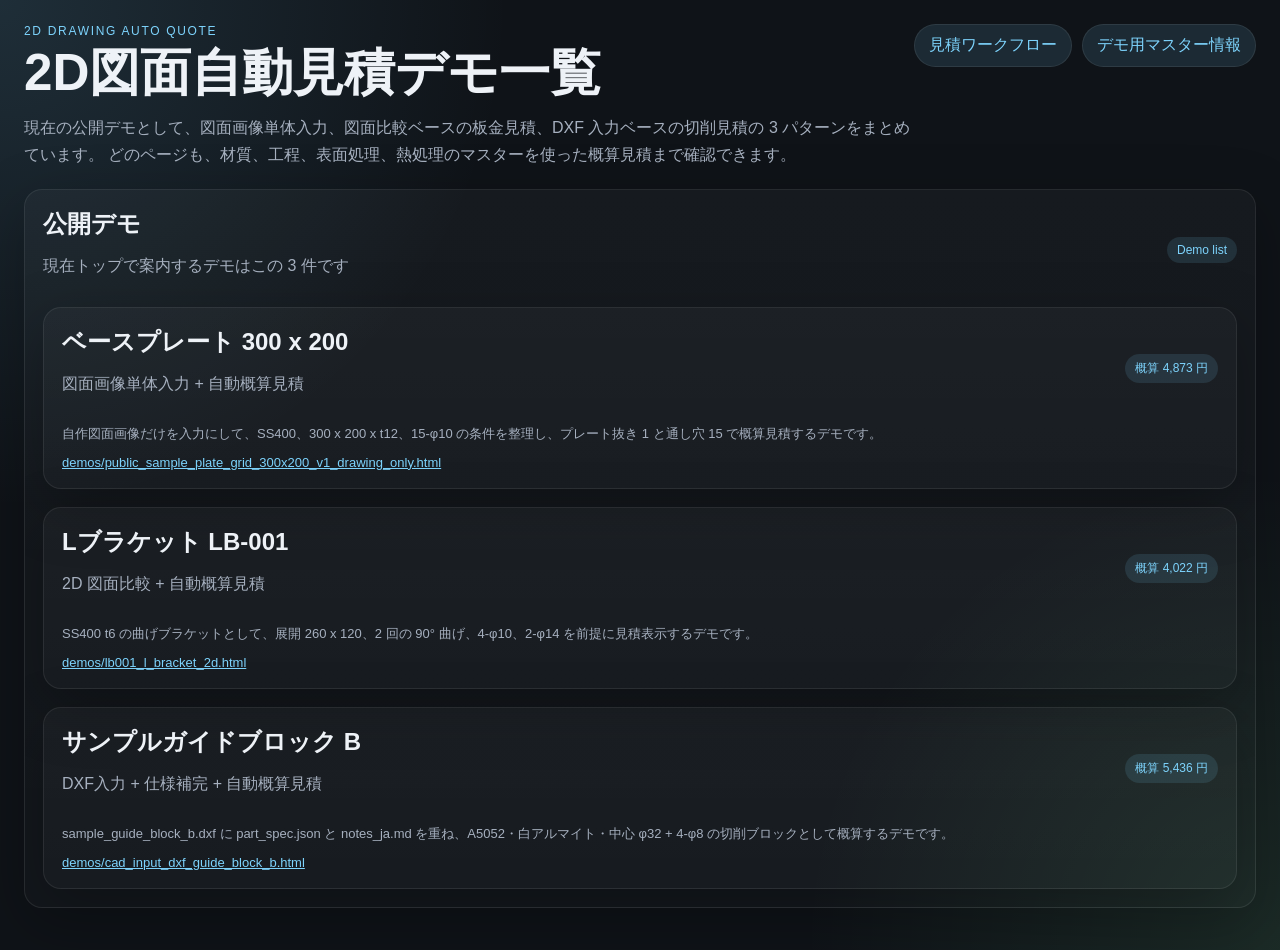
<file: src/viewer/index.html>
<!doctype html>
<html lang="ja">
<head>
  <meta charset="utf-8" />
  <meta name="viewport" content="width=device-width, initial-scale=1" />
  <title>2D図面自動見積デモ一覧</title>
  <link rel="stylesheet" href="./shared/styles_2d.css" />
</head>
<body>
  <main class="page">
    <section class="hero">
      <div class="hero-head">
        <div>
          <p class="eyebrow">2D Drawing Auto Quote</p>
          <h1>2D図面自動見積デモ一覧</h1>
        </div>
        <div class="hero-actions">
          <a class="action-link" href="./workflow_demo.html">見積ワークフロー</a>
          <a class="action-link" href="./master_demo.html">デモ用マスター情報</a>
        </div>
      </div>
      <p class="lede">
        現在の公開デモとして、図面画像単体入力、図面比較ベースの板金見積、DXF 入力ベースの切削見積の 3 パターンをまとめています。
        どのページも、材質、工程、表面処理、熱処理のマスターを使った概算見積まで確認できます。
      </p>
    </section>

    <section class="source-card">
      <div class="section-head">
        <div>
          <h2>公開デモ</h2>
          <p class="subline">現在トップで案内するデモはこの 3 件です</p>
        </div>
        <span class="chip">Demo list</span>
      </div>
      <div class="views">
        <section class="view-card">
          <div class="section-head">
            <div>
              <h2>ベースプレート 300 x 200</h2>
              <p class="subline">図面画像単体入力 + 自動概算見積</p>
            </div>
            <span class="chip">概算 4,873 円</span>
          </div>
          <p class="note">自作図面画像だけを入力にして、SS400、300 x 200 x t12、15-φ10 の条件を整理し、プレート抜き 1 と通し穴 15 で概算見積するデモです。</p>
          <p class="note"><a href="./demos/public_sample_plate_grid_300x200_v1_drawing_only.html">demos/public_sample_plate_grid_300x200_v1_drawing_only.html</a></p>
        </section>

        <section class="view-card">
          <div class="section-head">
            <div>
              <h2>Lブラケット LB-001</h2>
              <p class="subline">2D 図面比較 + 自動概算見積</p>
            </div>
            <span class="chip">概算 4,022 円</span>
          </div>
          <p class="note">SS400 t6 の曲げブラケットとして、展開 260 x 120、2 回の 90° 曲げ、4-φ10、2-φ14 を前提に見積表示するデモです。</p>
          <p class="note"><a href="./demos/lb001_l_bracket_2d.html">demos/lb001_l_bracket_2d.html</a></p>
        </section>

        <section class="view-card">
          <div class="section-head">
            <div>
              <h2>サンプルガイドブロック B</h2>
              <p class="subline">DXF入力 + 仕様補完 + 自動概算見積</p>
            </div>
            <span class="chip">概算 5,436 円</span>
          </div>
          <p class="note">sample_guide_block_b.dxf に part_spec.json と notes_ja.md を重ね、A5052・白アルマイト・中心 φ32 + 4-φ8 の切削ブロックとして概算するデモです。</p>
          <p class="note"><a href="./demos/cad_input_dxf_guide_block_b.html">demos/cad_input_dxf_guide_block_b.html</a></p>
        </section>
      </div>
    </section>
  </main>
</body>
</html>
</file>
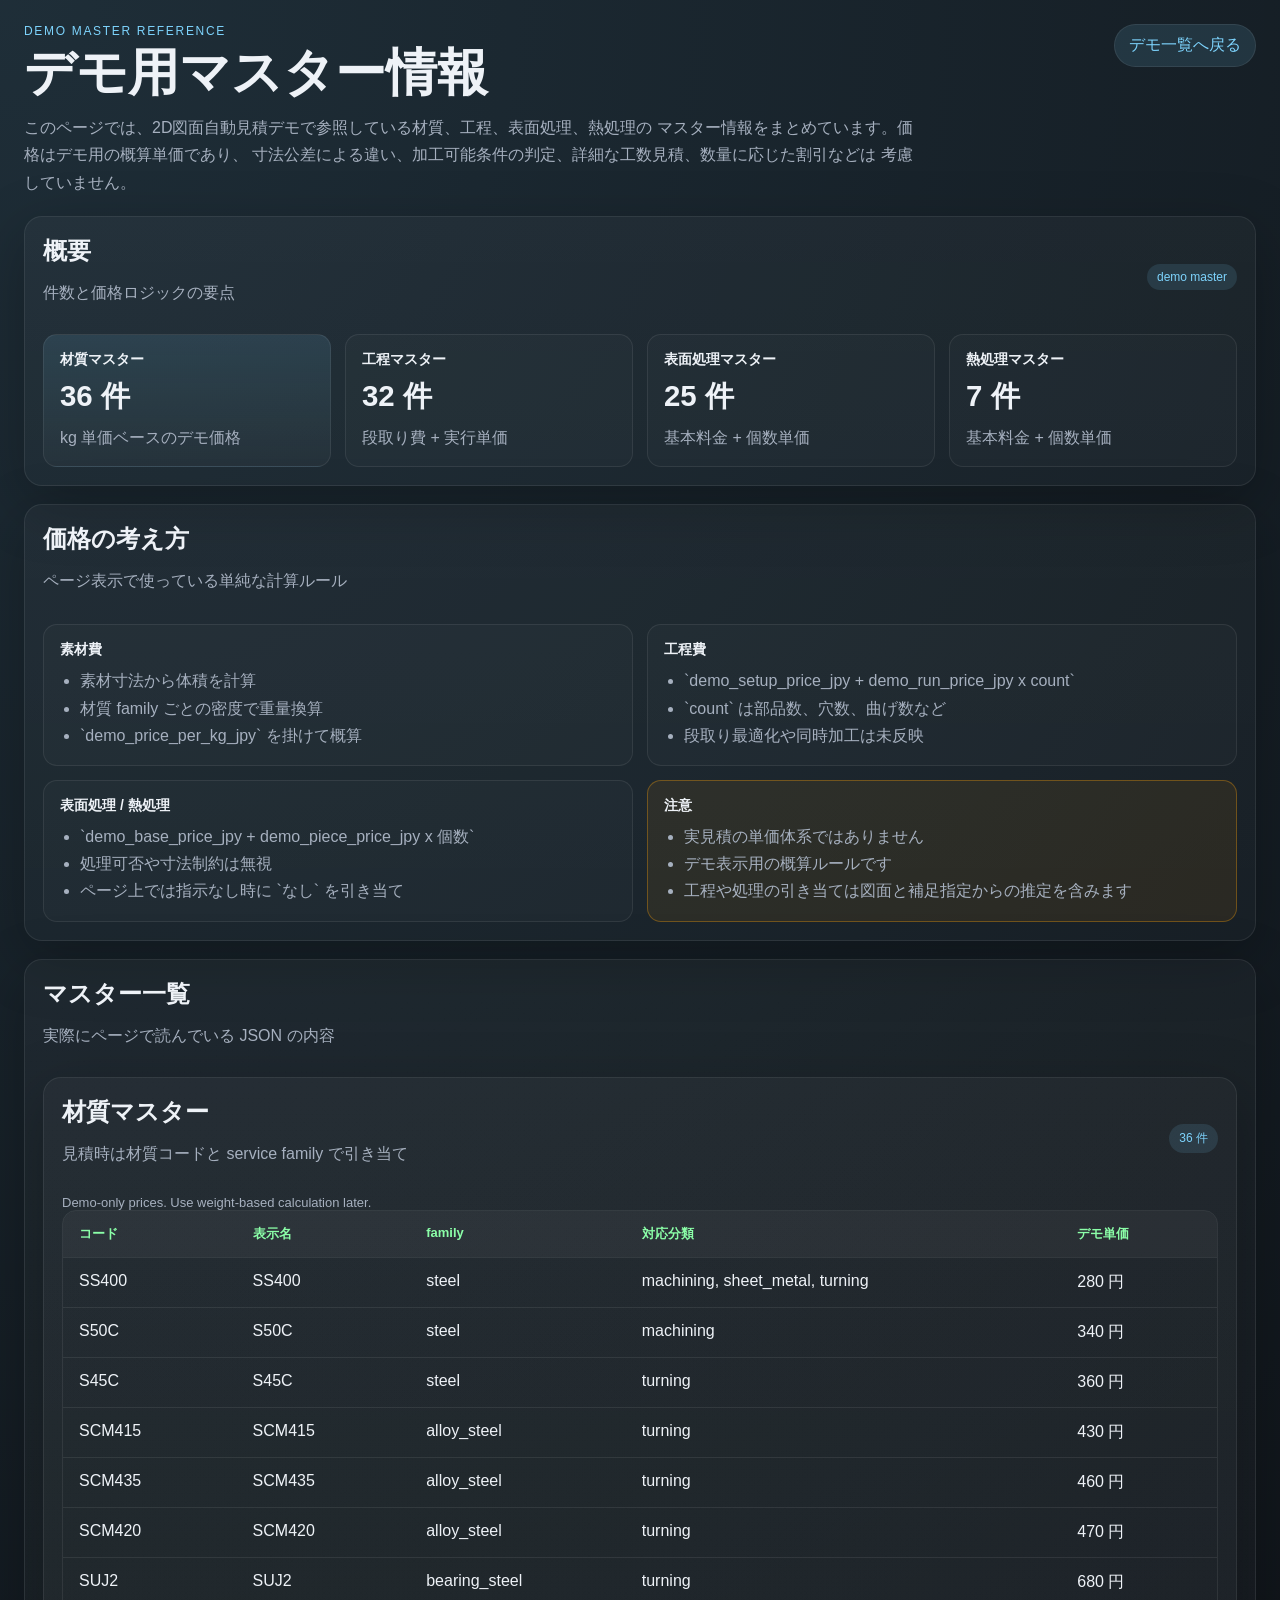
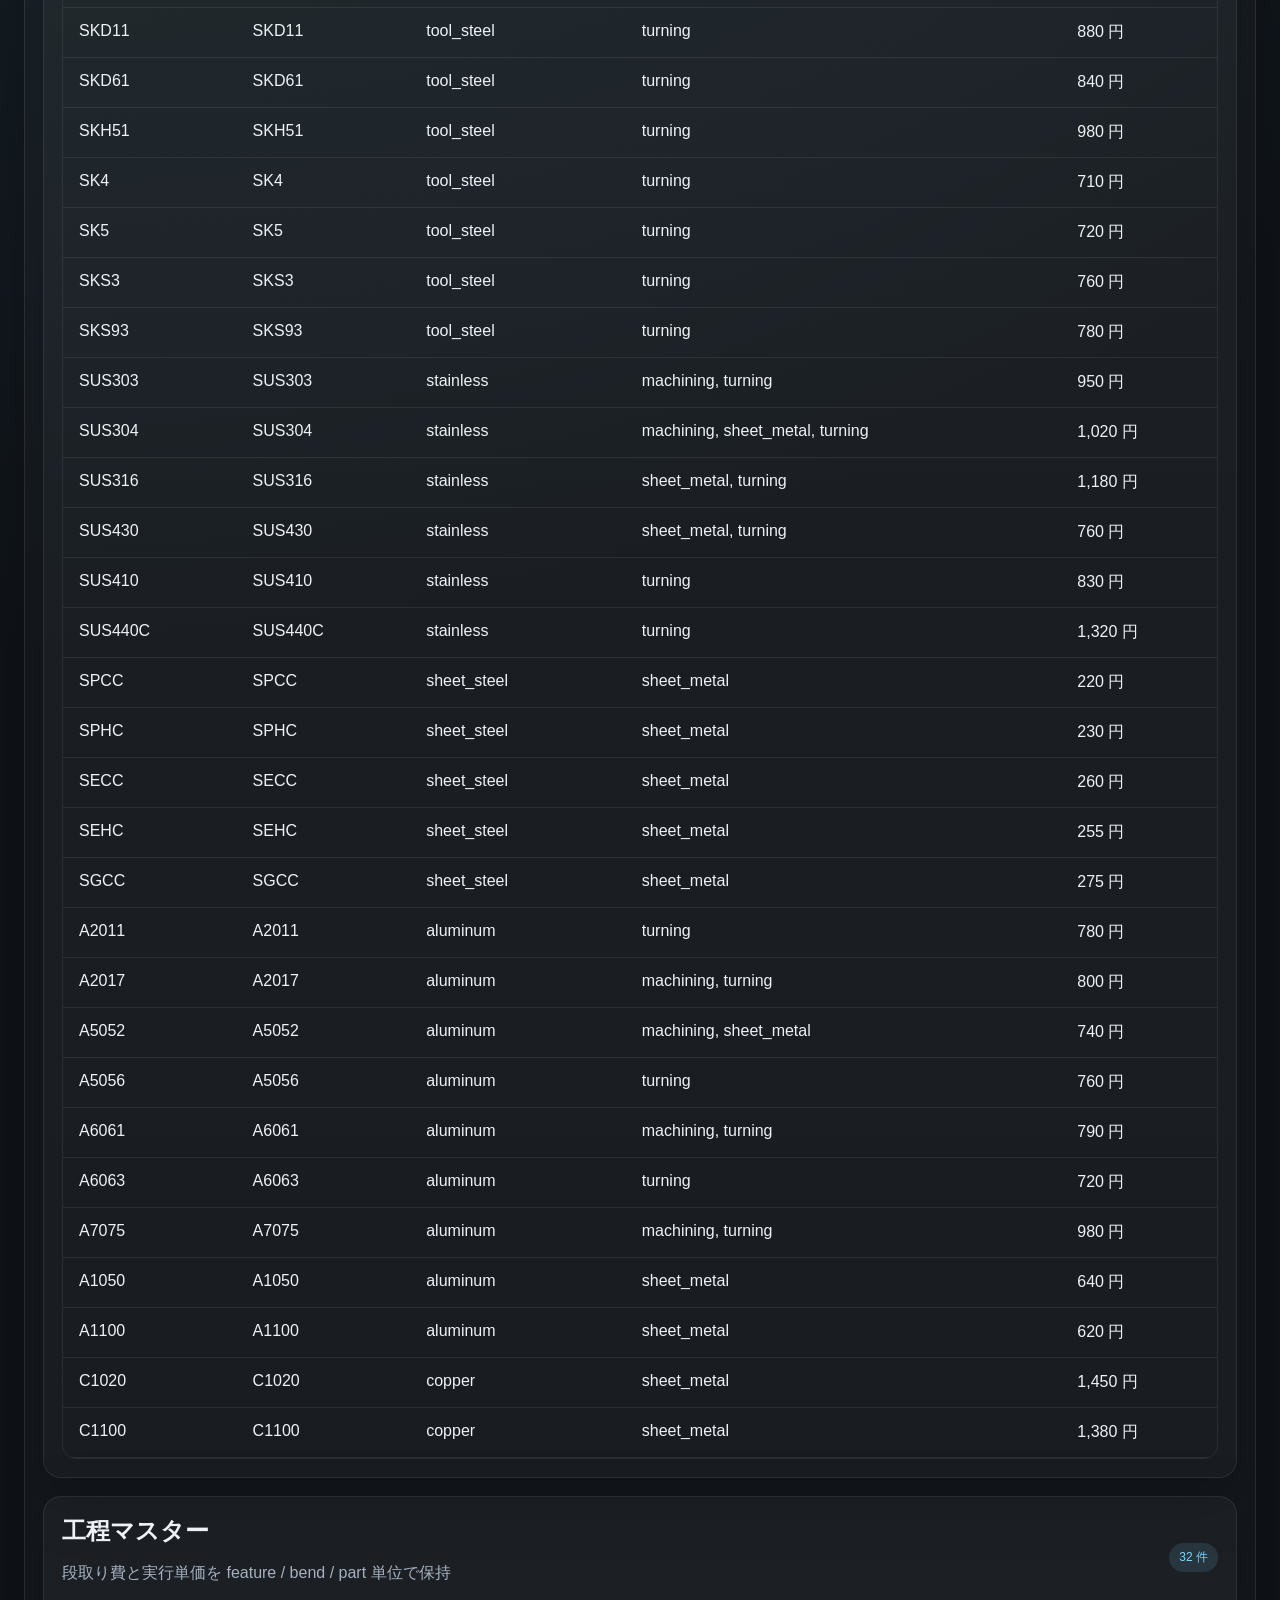
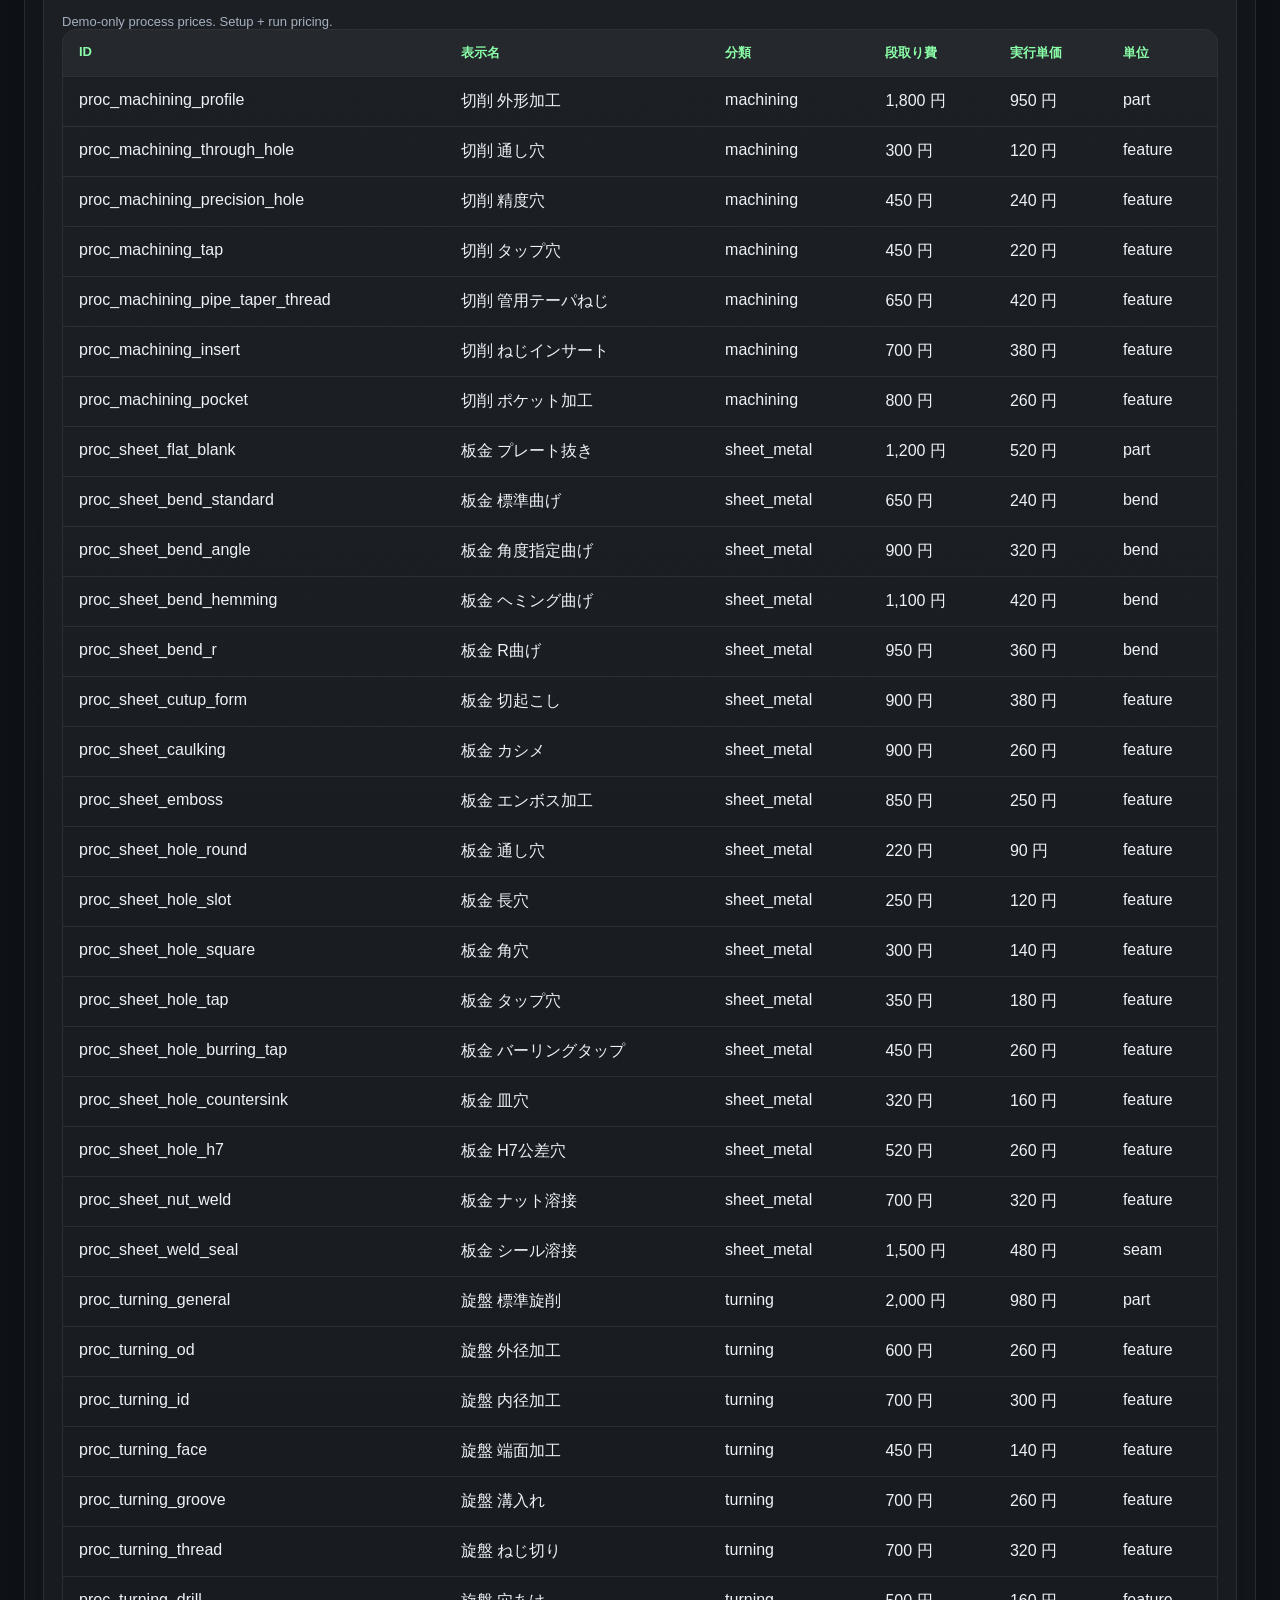
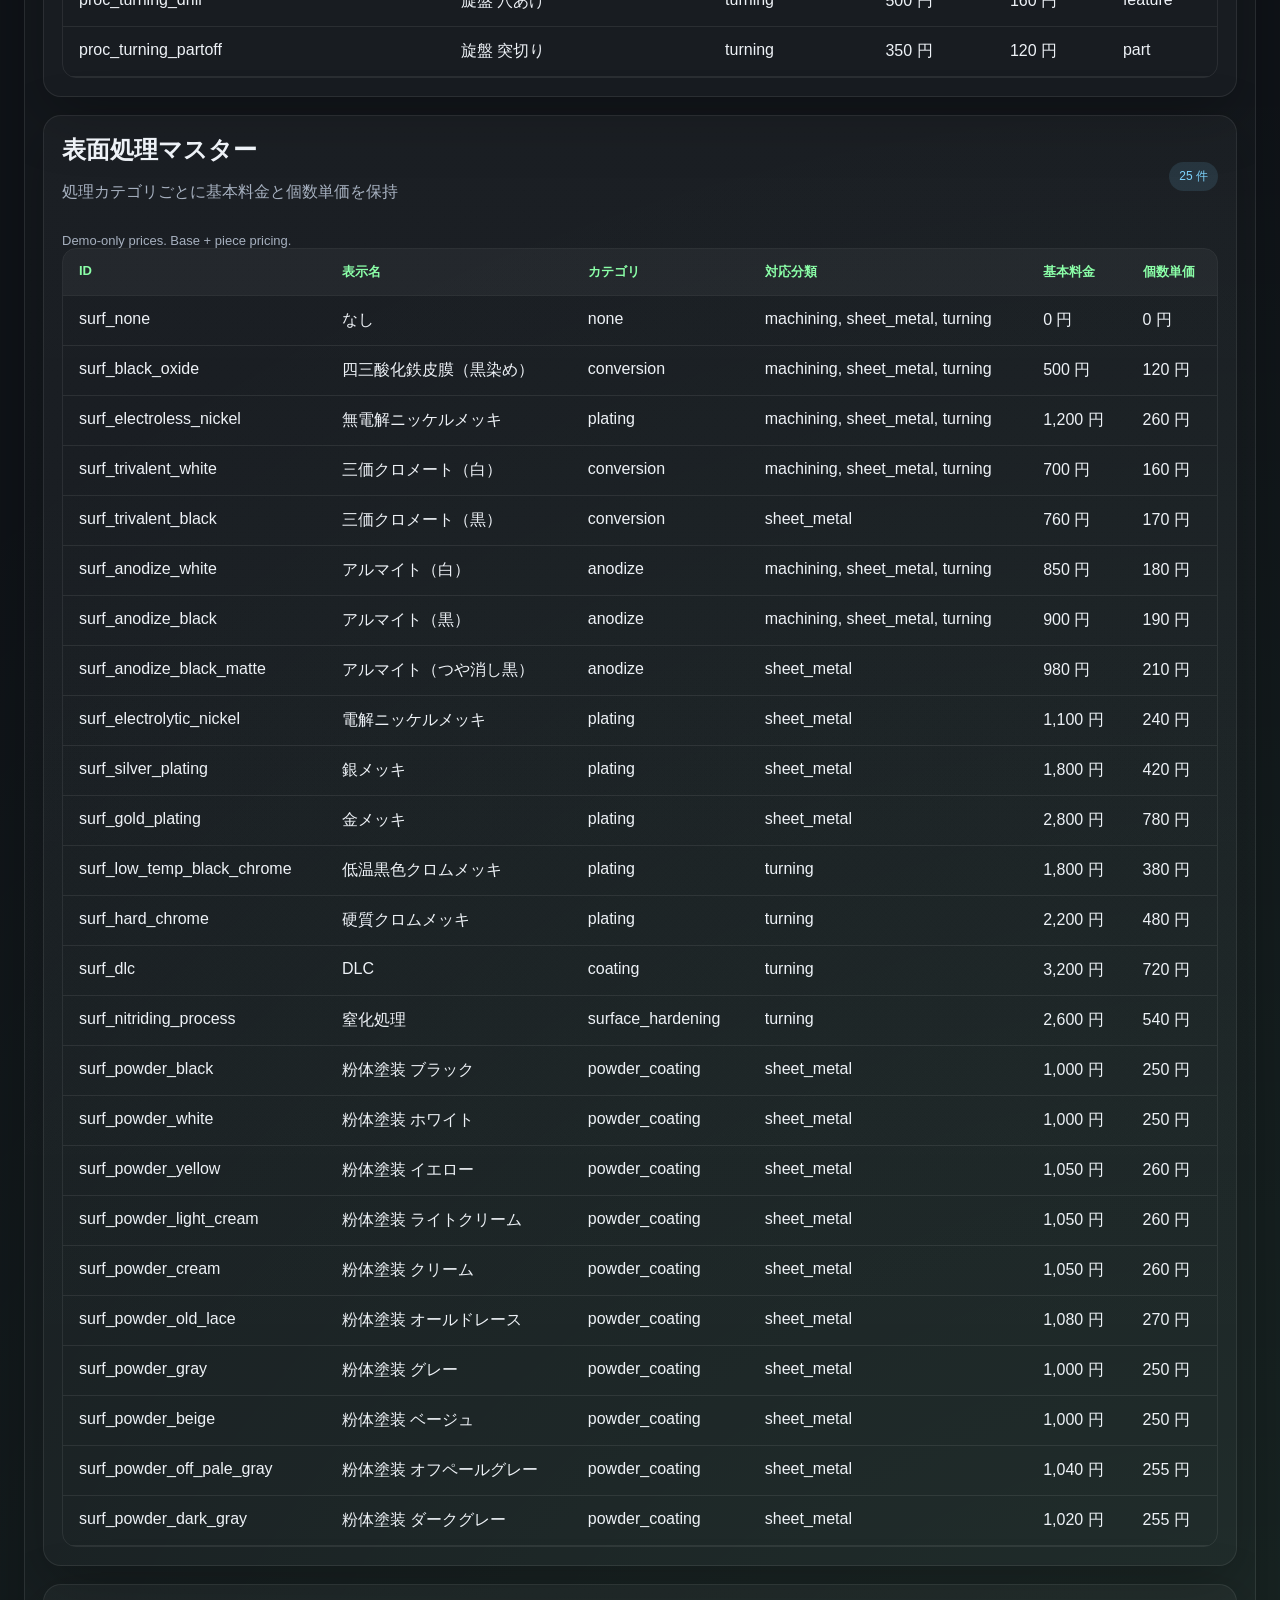
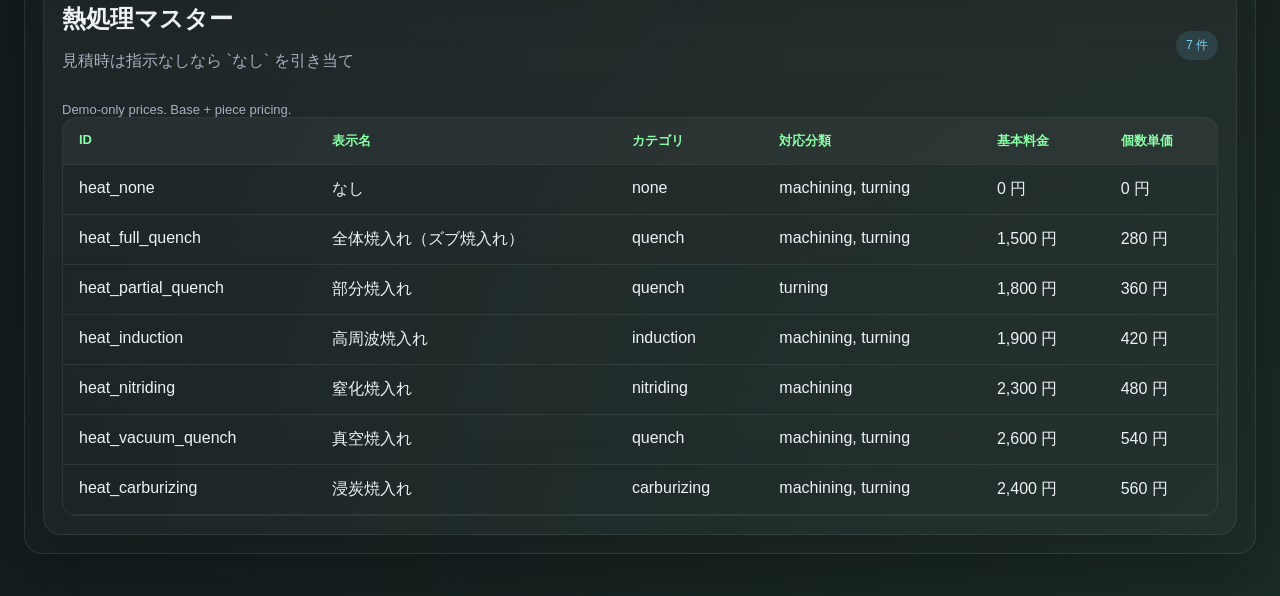
<file: src/viewer/master_demo.html>
<!doctype html>
<html lang="ja">
<head>
  <meta charset="utf-8" />
  <meta name="viewport" content="width=device-width, initial-scale=1" />
  <title>デモ用マスター情報</title>
  <link rel="stylesheet" href="./shared/styles_2d.css" />
</head>
<body data-master-base="./assets/demo_master">
  <main class="page">
    <section class="hero">
      <div class="hero-head">
        <div>
          <p class="eyebrow">Demo Master Reference</p>
          <h1>デモ用マスター情報</h1>
        </div>
        <div class="hero-actions">
          <a class="action-link" href="./index.html">デモ一覧へ戻る</a>
        </div>
      </div>
      <p class="lede">
        このページでは、2D図面自動見積デモで参照している材質、工程、表面処理、熱処理の
        マスター情報をまとめています。価格はデモ用の概算単価であり、
        寸法公差による違い、加工可能条件の判定、詳細な工数見積、数量に応じた割引などは
        考慮していません。
      </p>
    </section>

    <section class="source-card">
      <div class="section-head">
        <div>
          <h2>概要</h2>
          <p class="subline">件数と価格ロジックの要点</p>
        </div>
        <span class="chip">demo master</span>
      </div>
      <div id="master-summary" class="summary-grid"></div>
    </section>

    <section class="source-card">
      <div class="section-head">
        <div>
          <h2>価格の考え方</h2>
          <p class="subline">ページ表示で使っている単純な計算ルール</p>
        </div>
      </div>
      <div class="assumption-grid">
        <article class="info-card">
          <h3>素材費</h3>
          <ul>
            <li>素材寸法から体積を計算</li>
            <li>材質 family ごとの密度で重量換算</li>
            <li>`demo_price_per_kg_jpy` を掛けて概算</li>
          </ul>
        </article>
        <article class="info-card">
          <h3>工程費</h3>
          <ul>
            <li>`demo_setup_price_jpy + demo_run_price_jpy x count`</li>
            <li>`count` は部品数、穴数、曲げ数など</li>
            <li>段取り最適化や同時加工は未反映</li>
          </ul>
        </article>
        <article class="info-card">
          <h3>表面処理 / 熱処理</h3>
          <ul>
            <li>`demo_base_price_jpy + demo_piece_price_jpy x 個数`</li>
            <li>処理可否や寸法制約は無視</li>
            <li>ページ上では指示なし時に `なし` を引き当て</li>
          </ul>
        </article>
        <article class="info-card warn">
          <h3>注意</h3>
          <ul>
            <li>実見積の単価体系ではありません</li>
            <li>デモ表示用の概算ルールです</li>
            <li>工程や処理の引き当ては図面と補足指定からの推定を含みます</li>
          </ul>
        </article>
      </div>
    </section>

    <section class="source-card">
      <div class="section-head">
        <div>
          <h2>マスター一覧</h2>
          <p class="subline">実際にページで読んでいる JSON の内容</p>
        </div>
      </div>
      <div id="master-sections" class="views"></div>
    </section>
  </main>

  <script type="module" src="./shared/master_demo.js"></script>
</body>
</html>
</file>
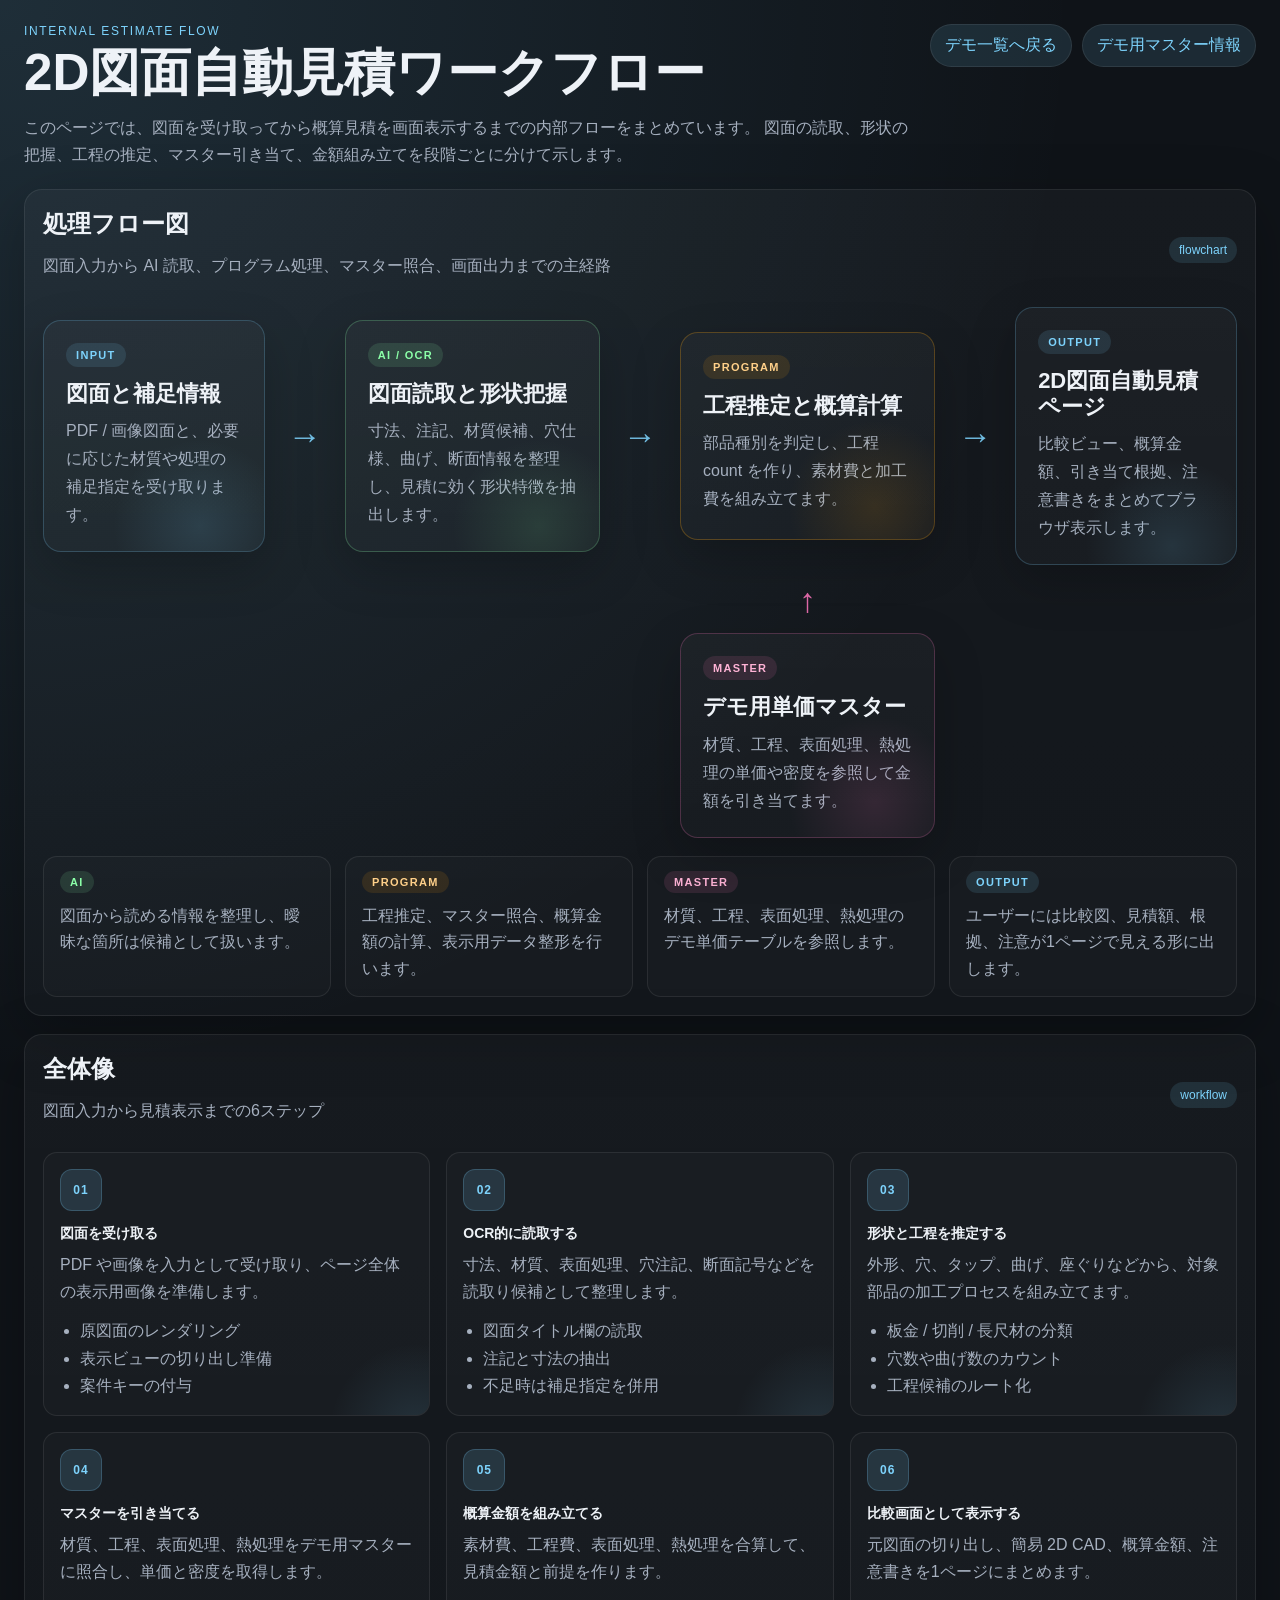
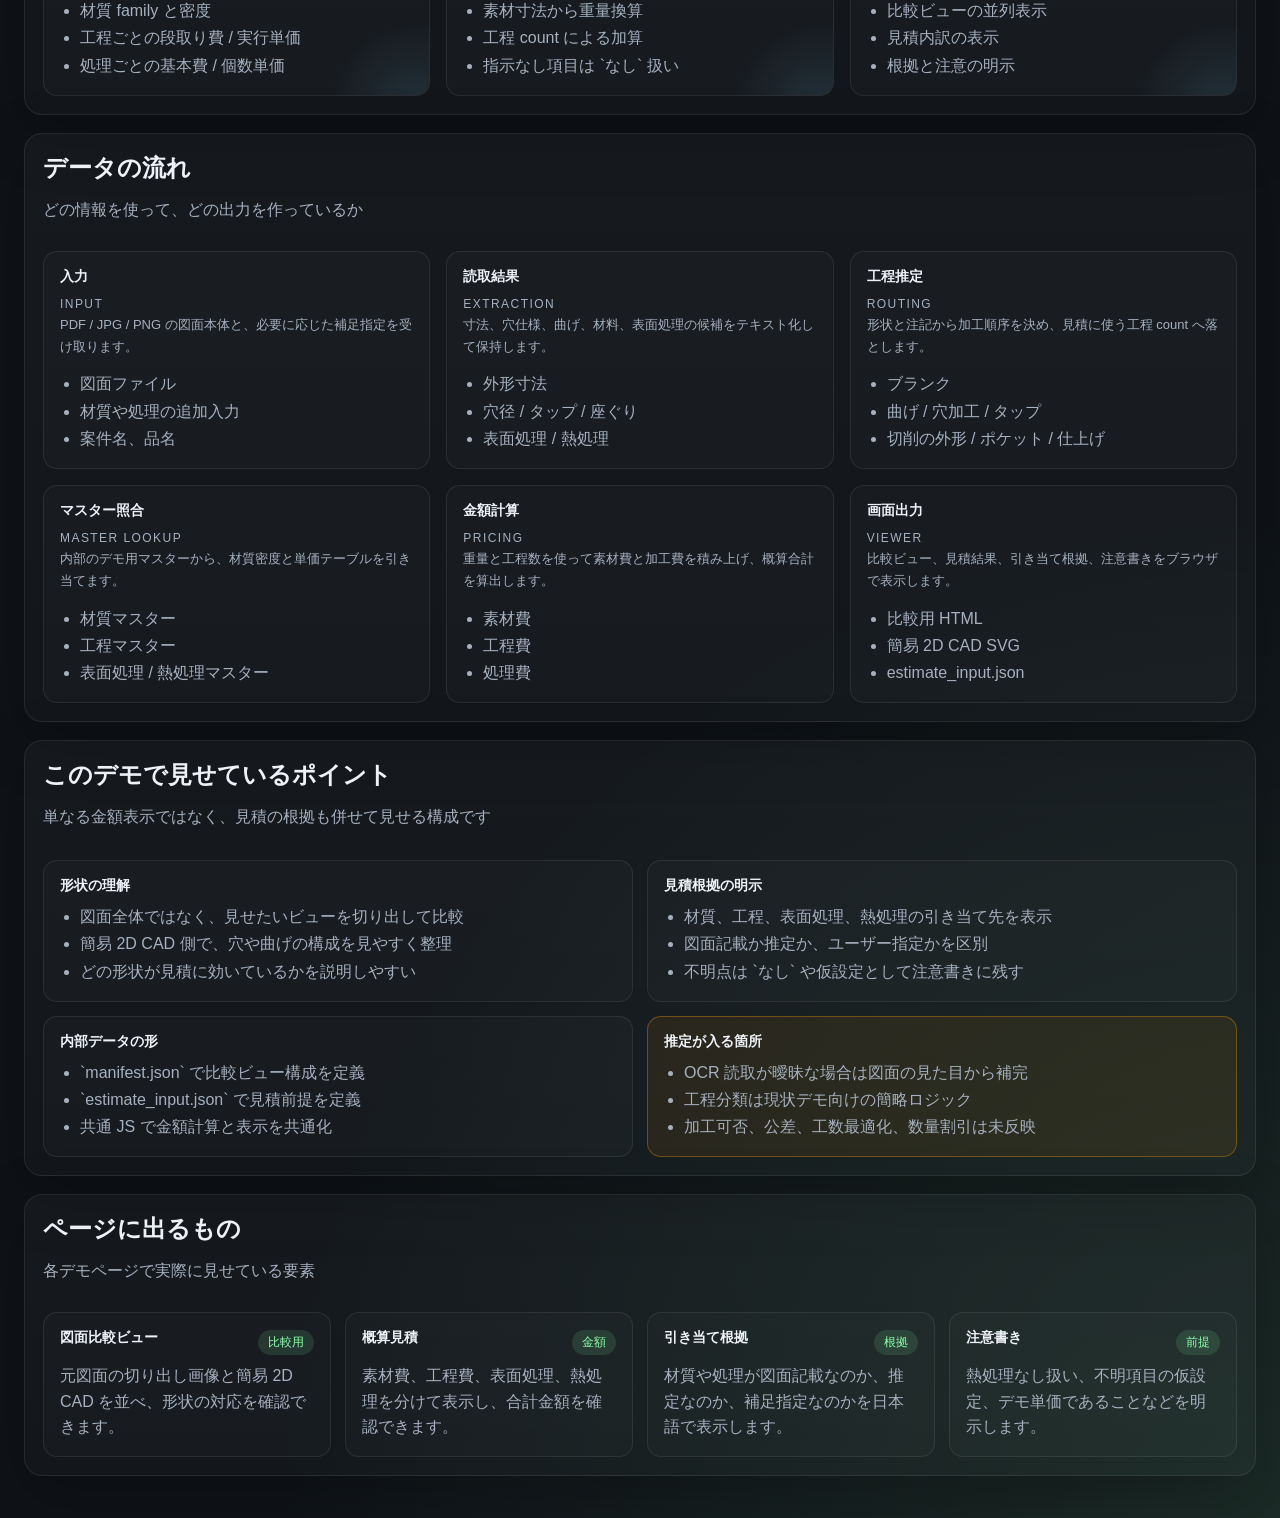
<file: src/viewer/workflow_demo.html>
<!doctype html>
<html lang="ja">
<head>
  <meta charset="utf-8" />
  <meta name="viewport" content="width=device-width, initial-scale=1" />
  <title>2D図面自動見積ワークフロー</title>
  <link rel="stylesheet" href="./shared/styles_2d.css" />
</head>
<body>
  <main class="page">
    <section class="hero">
      <div class="hero-head">
        <div>
          <p class="eyebrow">Internal Estimate Flow</p>
          <h1>2D図面自動見積ワークフロー</h1>
        </div>
        <div class="hero-actions">
          <a class="action-link" href="./index.html">デモ一覧へ戻る</a>
          <a class="action-link" href="./master_demo.html">デモ用マスター情報</a>
        </div>
      </div>
      <p class="lede">
        このページでは、図面を受け取ってから概算見積を画面表示するまでの内部フローをまとめています。
        図面の読取、形状の把握、工程の推定、マスター引き当て、金額組み立てを段階ごとに分けて示します。
      </p>
    </section>

    <section class="source-card">
      <div class="section-head">
        <div>
          <h2>処理フロー図</h2>
          <p class="subline">図面入力から AI 読取、プログラム処理、マスター照合、画面出力までの主経路</p>
        </div>
        <span class="chip">flowchart</span>
      </div>
      <div class="workflow-diagram">
        <div class="diagram-top-row">
          <article class="diagram-card diagram-input">
            <span class="diagram-type">Input</span>
            <h3>図面と補足情報</h3>
            <p>PDF / 画像図面と、必要に応じた材質や処理の補足指定を受け取ります。</p>
          </article>

          <div class="diagram-main-arrow">→</div>

          <article class="diagram-card diagram-ai">
            <span class="diagram-type">AI / OCR</span>
            <h3>図面読取と形状把握</h3>
            <p>寸法、注記、材質候補、穴仕様、曲げ、断面情報を整理し、見積に効く形状特徴を抽出します。</p>
          </article>

          <div class="diagram-main-arrow">→</div>

          <article class="diagram-card diagram-program">
            <span class="diagram-type">Program</span>
            <h3>工程推定と概算計算</h3>
            <p>部品種別を判定し、工程 count を作り、素材費と加工費を組み立てます。</p>
          </article>

          <div class="diagram-main-arrow">→</div>

          <article class="diagram-card diagram-output">
            <span class="diagram-type">Output</span>
            <h3>2D図面自動見積ページ</h3>
            <p>比較ビュー、概算金額、引き当て根拠、注意書きをまとめてブラウザ表示します。</p>
          </article>
        </div>

        <div class="diagram-bottom-row">
          <div class="diagram-vertical-arrow">↑</div>
          <article class="diagram-card diagram-master">
            <span class="diagram-type">Master</span>
            <h3>デモ用単価マスター</h3>
            <p>材質、工程、表面処理、熱処理の単価や密度を参照して金額を引き当てます。</p>
          </article>
        </div>
      </div>
      <div class="workflow-caption-row">
        <div class="workflow-caption">
          <span class="caption-badge caption-ai">AI</span>
          <p>図面から読める情報を整理し、曖昧な箇所は候補として扱います。</p>
        </div>
        <div class="workflow-caption">
          <span class="caption-badge caption-program">Program</span>
          <p>工程推定、マスター照合、概算金額の計算、表示用データ整形を行います。</p>
        </div>
        <div class="workflow-caption">
          <span class="caption-badge caption-master">Master</span>
          <p>材質、工程、表面処理、熱処理のデモ単価テーブルを参照します。</p>
        </div>
        <div class="workflow-caption">
          <span class="caption-badge caption-output">Output</span>
          <p>ユーザーには比較図、見積額、根拠、注意が1ページで見える形に出します。</p>
        </div>
      </div>
    </section>

    <section class="source-card">
      <div class="section-head">
        <div>
          <h2>全体像</h2>
          <p class="subline">図面入力から見積表示までの6ステップ</p>
        </div>
        <span class="chip">workflow</span>
      </div>
      <div class="workflow-grid">
        <article class="workflow-step">
          <span class="workflow-index">01</span>
          <h3>図面を受け取る</h3>
          <p>PDF や画像を入力として受け取り、ページ全体の表示用画像を準備します。</p>
          <ul>
            <li>原図面のレンダリング</li>
            <li>表示ビューの切り出し準備</li>
            <li>案件キーの付与</li>
          </ul>
        </article>
        <article class="workflow-step">
          <span class="workflow-index">02</span>
          <h3>OCR的に読取する</h3>
          <p>寸法、材質、表面処理、穴注記、断面記号などを読取り候補として整理します。</p>
          <ul>
            <li>図面タイトル欄の読取</li>
            <li>注記と寸法の抽出</li>
            <li>不足時は補足指定を併用</li>
          </ul>
        </article>
        <article class="workflow-step">
          <span class="workflow-index">03</span>
          <h3>形状と工程を推定する</h3>
          <p>外形、穴、タップ、曲げ、座ぐりなどから、対象部品の加工プロセスを組み立てます。</p>
          <ul>
            <li>板金 / 切削 / 長尺材の分類</li>
            <li>穴数や曲げ数のカウント</li>
            <li>工程候補のルート化</li>
          </ul>
        </article>
        <article class="workflow-step">
          <span class="workflow-index">04</span>
          <h3>マスターを引き当てる</h3>
          <p>材質、工程、表面処理、熱処理をデモ用マスターに照合し、単価と密度を取得します。</p>
          <ul>
            <li>材質 family と密度</li>
            <li>工程ごとの段取り費 / 実行単価</li>
            <li>処理ごとの基本費 / 個数単価</li>
          </ul>
        </article>
        <article class="workflow-step">
          <span class="workflow-index">05</span>
          <h3>概算金額を組み立てる</h3>
          <p>素材費、工程費、表面処理、熱処理を合算して、見積金額と前提を作ります。</p>
          <ul>
            <li>素材寸法から重量換算</li>
            <li>工程 count による加算</li>
            <li>指示なし項目は `なし` 扱い</li>
          </ul>
        </article>
        <article class="workflow-step">
          <span class="workflow-index">06</span>
          <h3>比較画面として表示する</h3>
          <p>元図面の切り出し、簡易 2D CAD、概算金額、注意書きを1ページにまとめます。</p>
          <ul>
            <li>比較ビューの並列表示</li>
            <li>見積内訳の表示</li>
            <li>根拠と注意の明示</li>
          </ul>
        </article>
      </div>
    </section>

    <section class="source-card">
      <div class="section-head">
        <div>
          <h2>データの流れ</h2>
          <p class="subline">どの情報を使って、どの出力を作っているか</p>
        </div>
      </div>
      <div class="flow-lanes">
        <article class="flow-card">
          <h3>入力</h3>
          <p class="flow-kicker">Input</p>
          <p class="note">PDF / JPG / PNG の図面本体と、必要に応じた補足指定を受け取ります。</p>
          <ul>
            <li>図面ファイル</li>
            <li>材質や処理の追加入力</li>
            <li>案件名、品名</li>
          </ul>
        </article>
        <article class="flow-card">
          <h3>読取結果</h3>
          <p class="flow-kicker">Extraction</p>
          <p class="note">寸法、穴仕様、曲げ、材料、表面処理の候補をテキスト化して保持します。</p>
          <ul>
            <li>外形寸法</li>
            <li>穴径 / タップ / 座ぐり</li>
            <li>表面処理 / 熱処理</li>
          </ul>
        </article>
        <article class="flow-card">
          <h3>工程推定</h3>
          <p class="flow-kicker">Routing</p>
          <p class="note">形状と注記から加工順序を決め、見積に使う工程 count へ落とします。</p>
          <ul>
            <li>ブランク</li>
            <li>曲げ / 穴加工 / タップ</li>
            <li>切削の外形 / ポケット / 仕上げ</li>
          </ul>
        </article>
        <article class="flow-card">
          <h3>マスター照合</h3>
          <p class="flow-kicker">Master Lookup</p>
          <p class="note">内部のデモ用マスターから、材質密度と単価テーブルを引き当てます。</p>
          <ul>
            <li>材質マスター</li>
            <li>工程マスター</li>
            <li>表面処理 / 熱処理マスター</li>
          </ul>
        </article>
        <article class="flow-card">
          <h3>金額計算</h3>
          <p class="flow-kicker">Pricing</p>
          <p class="note">重量と工程数を使って素材費と加工費を積み上げ、概算合計を算出します。</p>
          <ul>
            <li>素材費</li>
            <li>工程費</li>
            <li>処理費</li>
          </ul>
        </article>
        <article class="flow-card">
          <h3>画面出力</h3>
          <p class="flow-kicker">Viewer</p>
          <p class="note">比較ビュー、見積結果、引き当て根拠、注意書きをブラウザで表示します。</p>
          <ul>
            <li>比較用 HTML</li>
            <li>簡易 2D CAD SVG</li>
            <li>estimate_input.json</li>
          </ul>
        </article>
      </div>
    </section>

    <section class="source-card">
      <div class="section-head">
        <div>
          <h2>このデモで見せているポイント</h2>
          <p class="subline">単なる金額表示ではなく、見積の根拠も併せて見せる構成です</p>
        </div>
      </div>
      <div class="assumption-grid">
        <article class="info-card">
          <h3>形状の理解</h3>
          <ul>
            <li>図面全体ではなく、見せたいビューを切り出して比較</li>
            <li>簡易 2D CAD 側で、穴や曲げの構成を見やすく整理</li>
            <li>どの形状が見積に効いているかを説明しやすい</li>
          </ul>
        </article>
        <article class="info-card">
          <h3>見積根拠の明示</h3>
          <ul>
            <li>材質、工程、表面処理、熱処理の引き当て先を表示</li>
            <li>図面記載か推定か、ユーザー指定かを区別</li>
            <li>不明点は `なし` や仮設定として注意書きに残す</li>
          </ul>
        </article>
        <article class="info-card">
          <h3>内部データの形</h3>
          <ul>
            <li>`manifest.json` で比較ビュー構成を定義</li>
            <li>`estimate_input.json` で見積前提を定義</li>
            <li>共通 JS で金額計算と表示を共通化</li>
          </ul>
        </article>
        <article class="info-card warn">
          <h3>推定が入る箇所</h3>
          <ul>
            <li>OCR 読取が曖昧な場合は図面の見た目から補完</li>
            <li>工程分類は現状デモ向けの簡略ロジック</li>
            <li>加工可否、公差、工数最適化、数量割引は未反映</li>
          </ul>
        </article>
      </div>
    </section>

    <section class="source-card">
      <div class="section-head">
        <div>
          <h2>ページに出るもの</h2>
          <p class="subline">各デモページで実際に見せている要素</p>
        </div>
      </div>
      <div class="state-grid">
        <article class="state-card">
          <div class="state-row">
            <h3>図面比較ビュー</h3>
            <span class="state-badge">比較用</span>
          </div>
          <p class="state-note">元図面の切り出し画像と簡易 2D CAD を並べ、形状の対応を確認できます。</p>
        </article>
        <article class="state-card">
          <div class="state-row">
            <h3>概算見積</h3>
            <span class="state-badge">金額</span>
          </div>
          <p class="state-note">素材費、工程費、表面処理、熱処理を分けて表示し、合計金額を確認できます。</p>
        </article>
        <article class="state-card">
          <div class="state-row">
            <h3>引き当て根拠</h3>
            <span class="state-badge">根拠</span>
          </div>
          <p class="state-note">材質や処理が図面記載なのか、推定なのか、補足指定なのかを日本語で表示します。</p>
        </article>
        <article class="state-card">
          <div class="state-row">
            <h3>注意書き</h3>
            <span class="state-badge">前提</span>
          </div>
          <p class="state-note">熱処理なし扱い、不明項目の仮設定、デモ単価であることなどを明示します。</p>
        </article>
      </div>
    </section>
  </main>
</body>
</html>
</file>
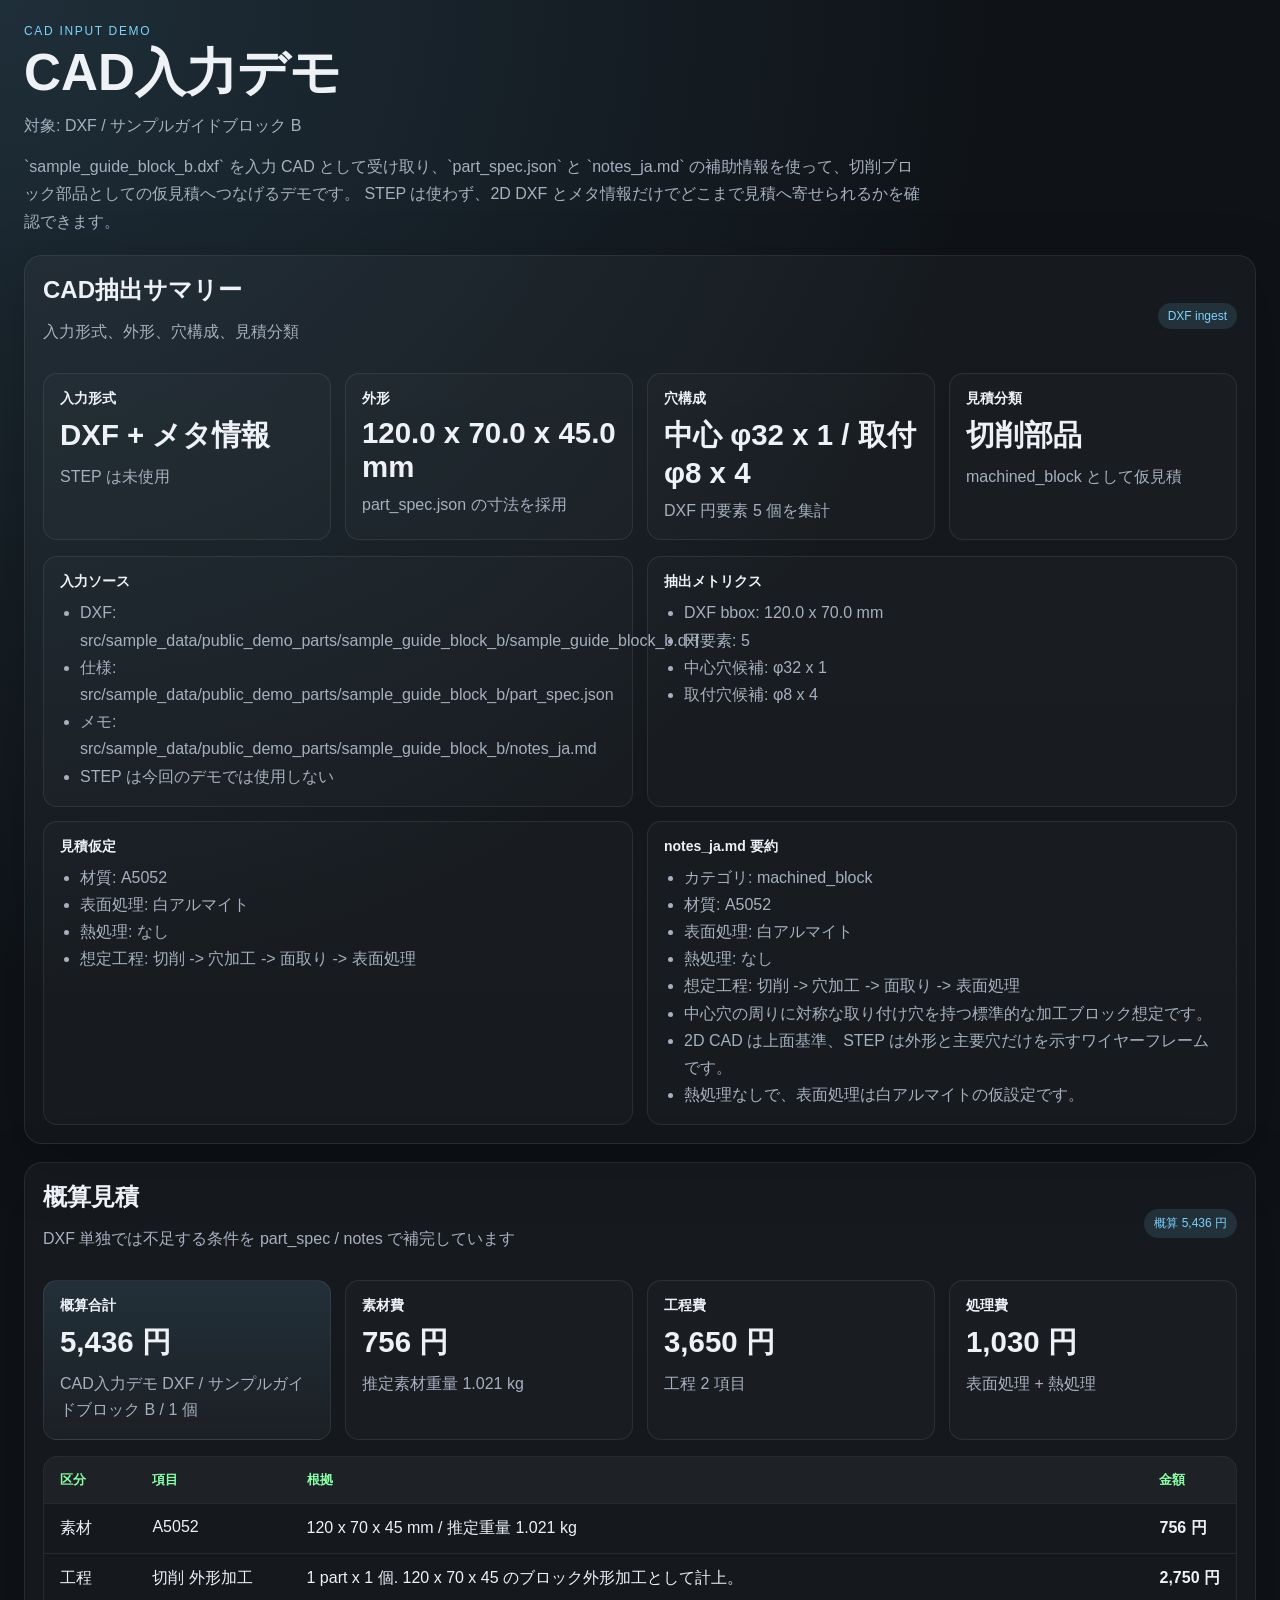
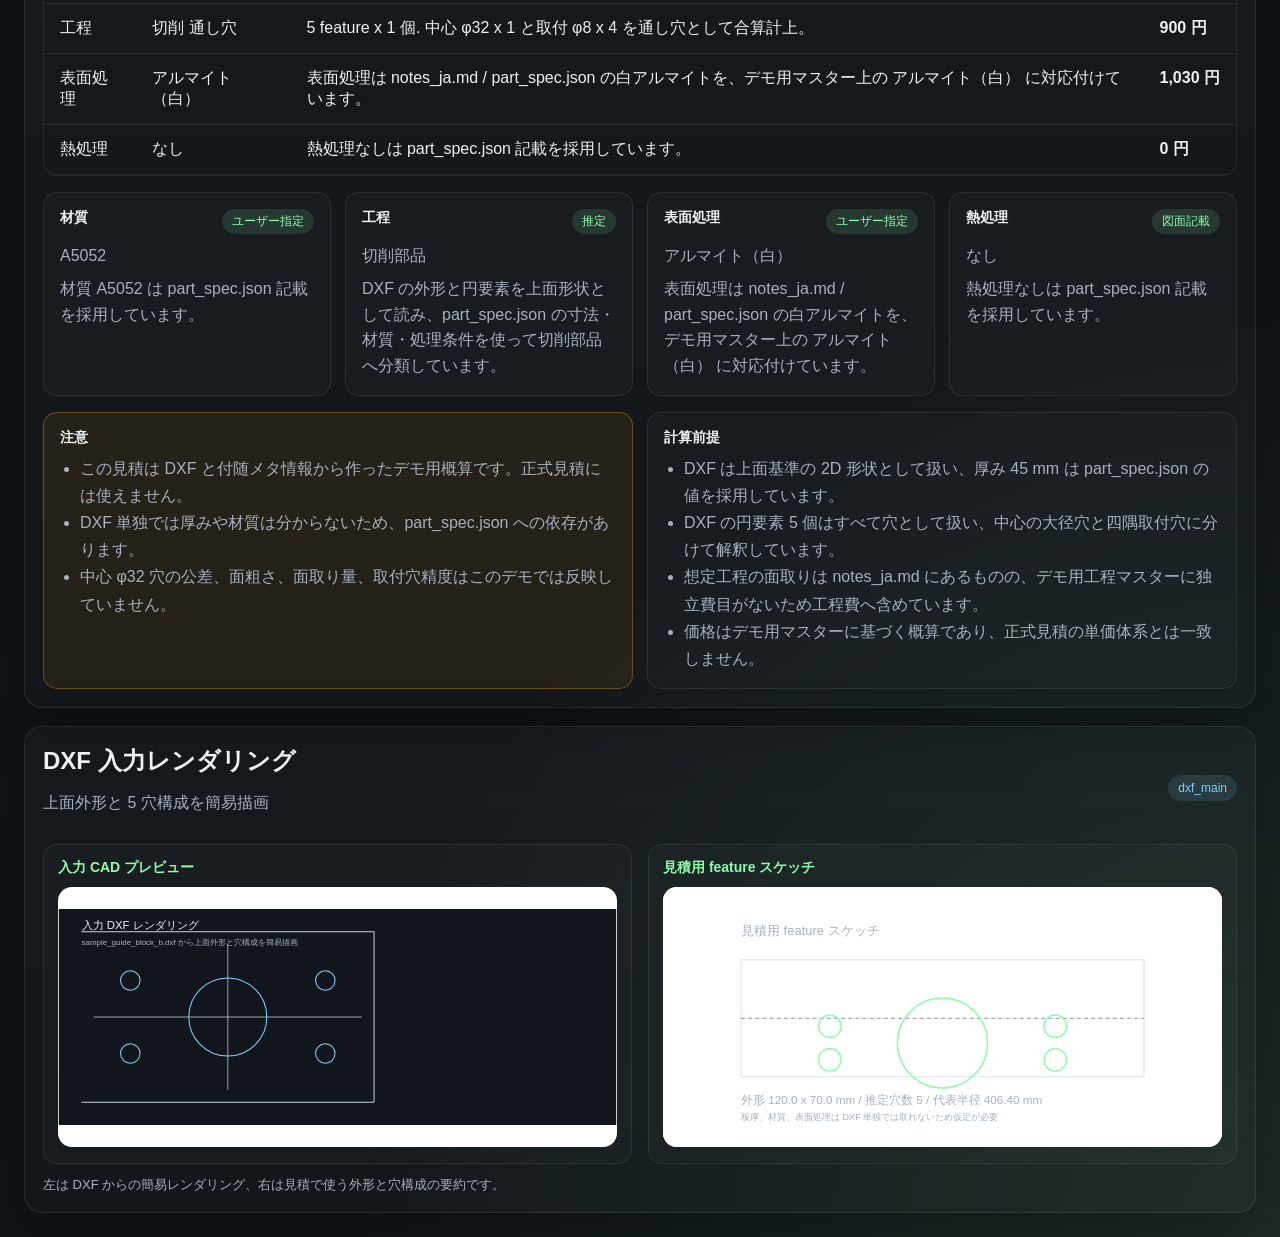
<file: src/viewer/demos/cad_input_dxf_guide_block_b.html>
<!doctype html>
<html lang="ja">
<head>
  <meta charset="utf-8" />
  <meta name="viewport" content="width=device-width, initial-scale=1" />
  <title>CAD入力デモ - DXF / サンプルガイドブロック B</title>
  <link rel="stylesheet" href="../shared/styles_2d.css" />
</head>
<body
  data-analysis="../assets/cad_input_dxf_guide_block_b/analysis.json"
  data-manifest="../assets/cad_input_dxf_guide_block_b/manifest.json"
  data-estimate="../assets/cad_input_dxf_guide_block_b/estimate_input.json"
  data-master-base="../assets/demo_master"
>
  <main class="page">
    <section class="hero">
      <p class="eyebrow">CAD Input Demo</p>
      <h1>CAD入力デモ</h1>
      <p class="subline">対象: DXF / サンプルガイドブロック B</p>
      <p class="lede">
        `sample_guide_block_b.dxf` を入力 CAD として受け取り、`part_spec.json` と `notes_ja.md`
        の補助情報を使って、切削ブロック部品としての仮見積へつなげるデモです。
        STEP は使わず、2D DXF とメタ情報だけでどこまで見積へ寄せられるかを確認できます。
      </p>
    </section>

    <section class="source-card">
      <div class="section-head">
        <div>
          <h2>CAD抽出サマリー</h2>
          <p class="subline">入力形式、外形、穴構成、見積分類</p>
        </div>
        <span class="chip">DXF ingest</span>
      </div>
      <div id="cad-summary" class="summary-grid"></div>
      <div id="cad-sections" class="assumption-grid estimate-section"></div>
    </section>

    <section class="source-card">
      <div class="section-head">
        <div>
          <h2>概算見積</h2>
          <p class="subline">DXF 単独では不足する条件を part_spec / notes で補完しています</p>
        </div>
        <span class="chip">概算 5,436 円</span>
      </div>
      <div id="estimate-summary" class="summary-grid"></div>
      <div id="estimate-details" class="estimate-section"></div>
      <div id="estimate-assumptions" class="estimate-section"></div>
    </section>

    <section id="views" class="views"></section>
  </main>

  <script type="module" src="../shared/cad_analysis.js"></script>
  <script type="module" src="../shared/quote_2d.js"></script>
</body>
</html>
</file>
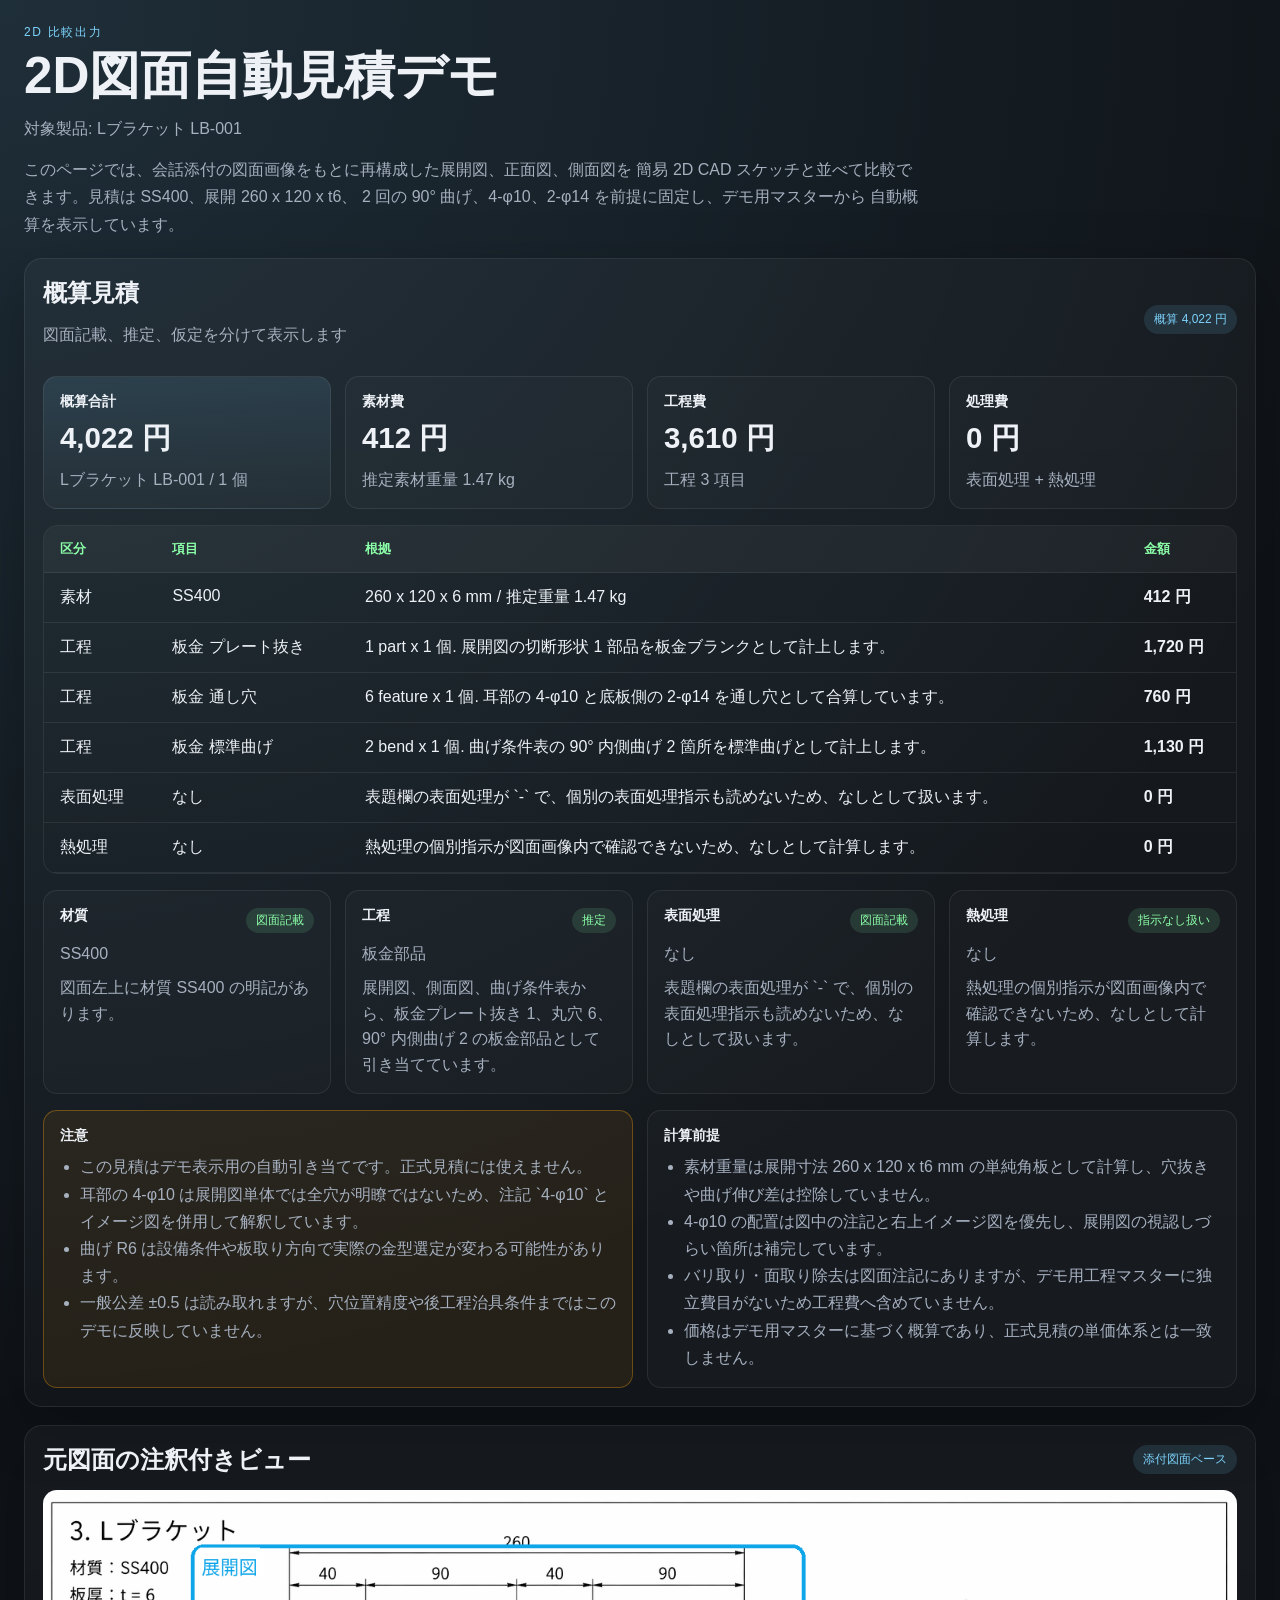
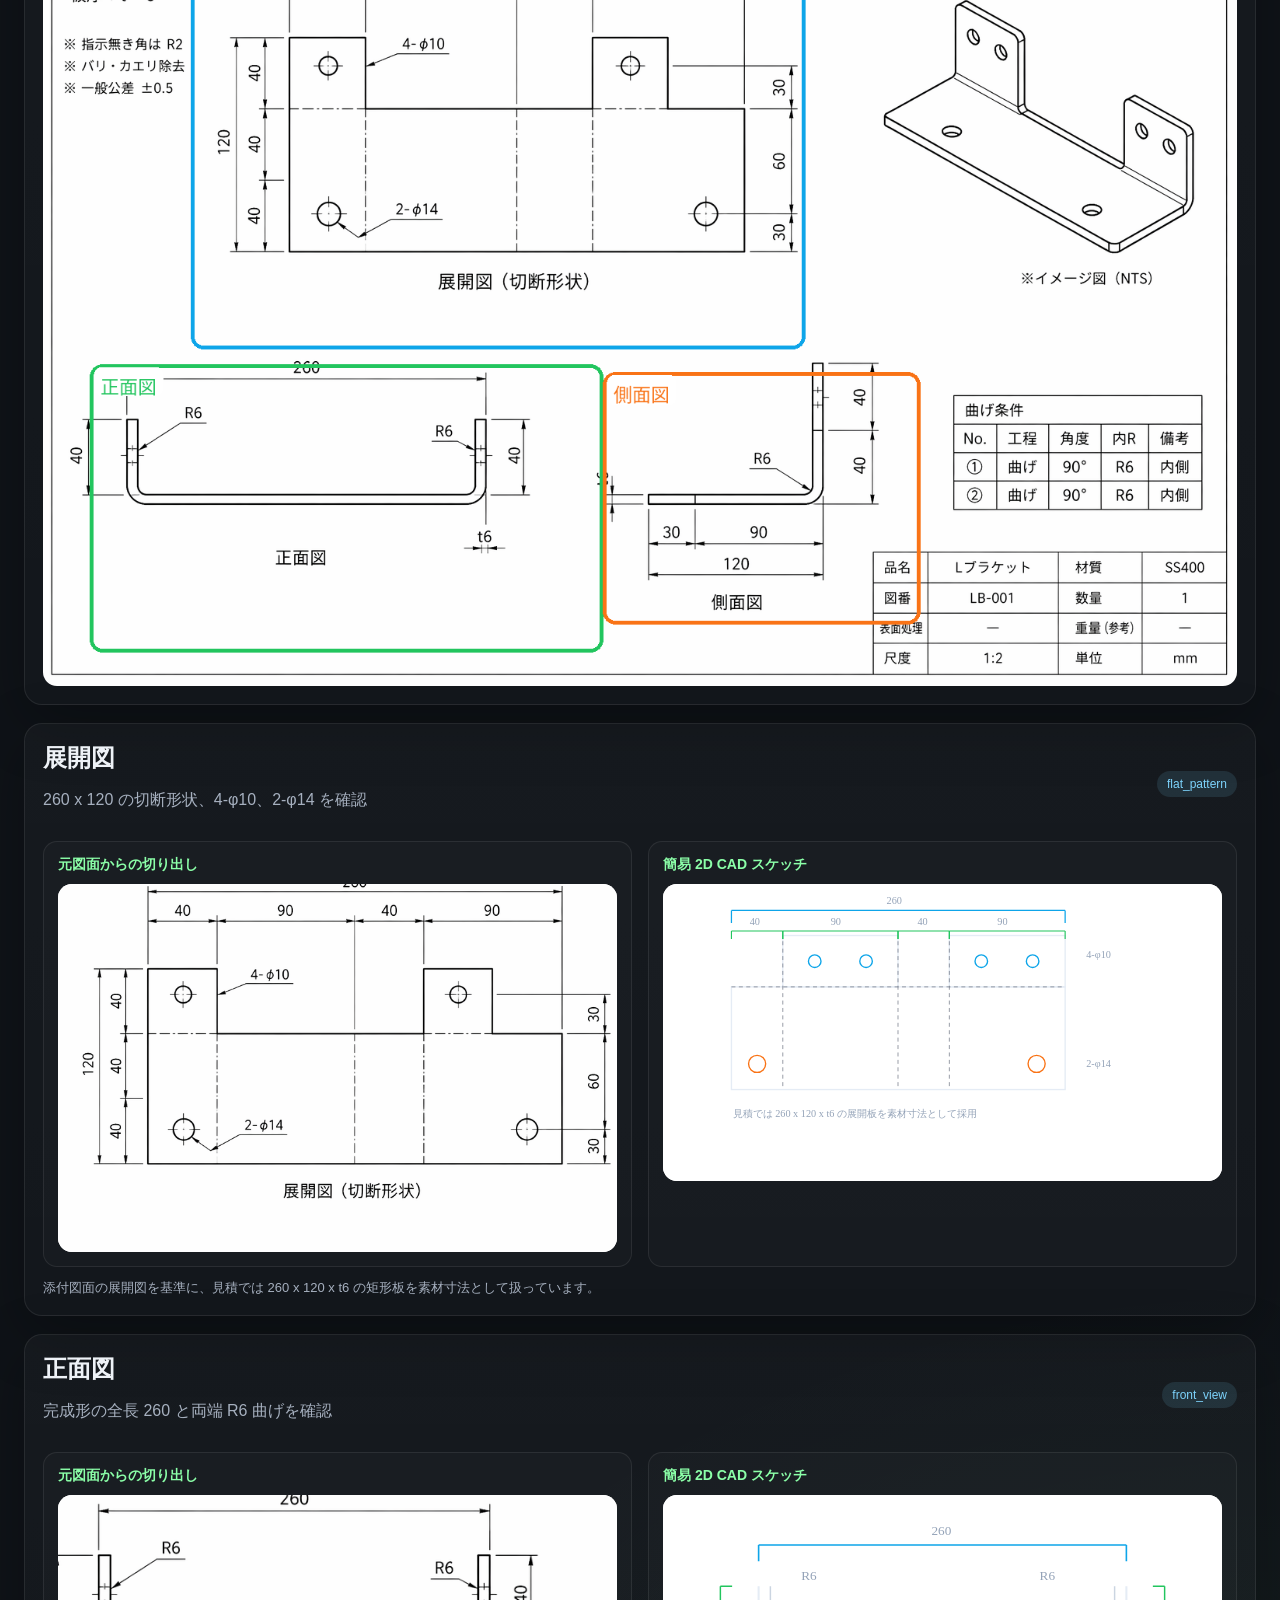
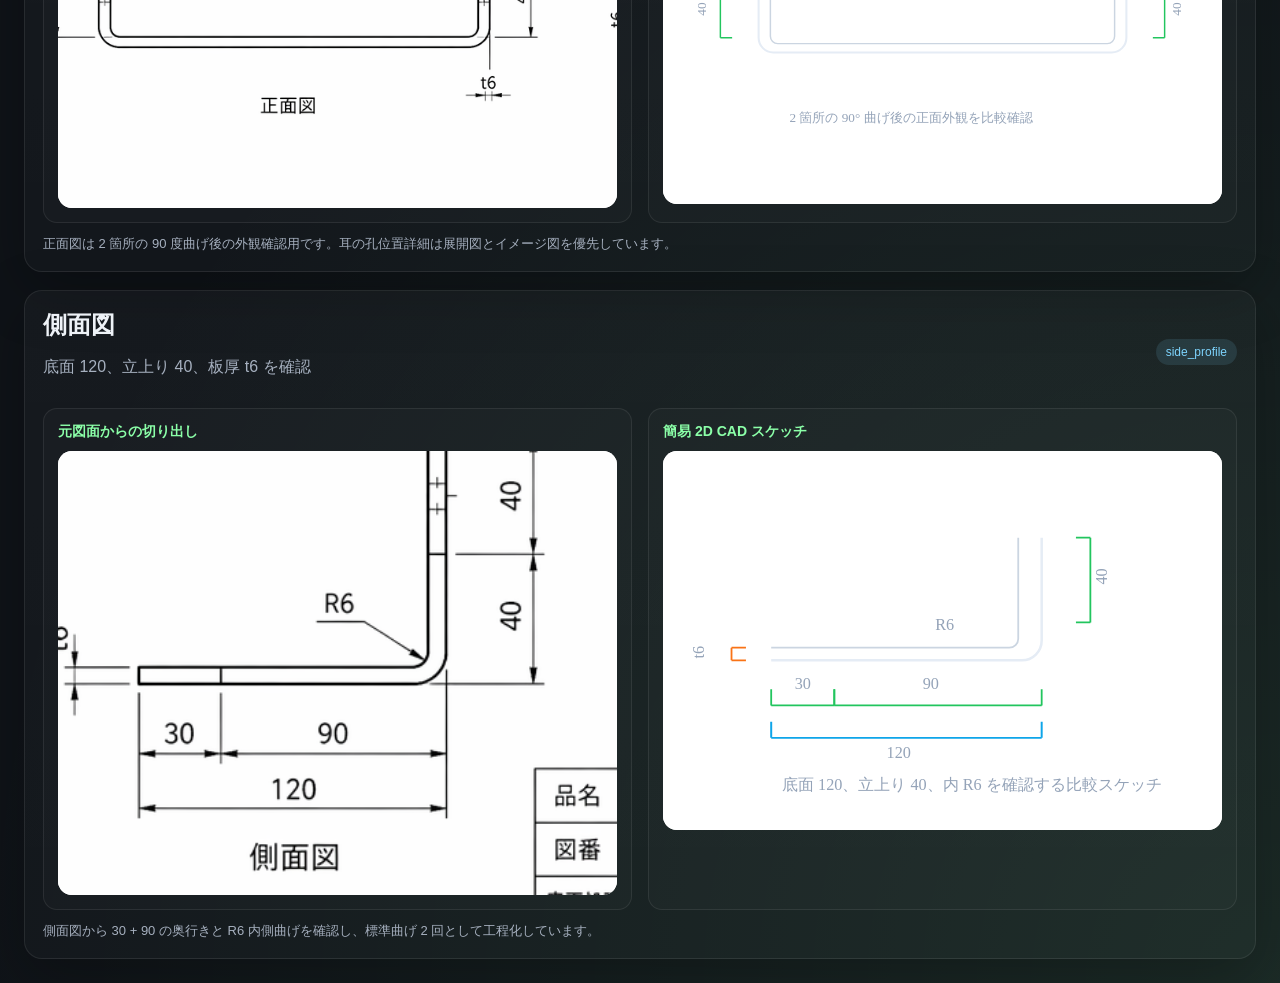
<file: src/viewer/demos/lb001_l_bracket_2d.html>
<!doctype html>
<html lang="ja">
<head>
  <meta charset="utf-8" />
  <meta name="viewport" content="width=device-width, initial-scale=1" />
  <title>2D図面自動見積デモ - Lブラケット LB-001</title>
  <link rel="stylesheet" href="../shared/styles_2d.css" />
</head>
<body
  data-manifest="../assets/lb001_l_bracket_2d/manifest.json"
  data-estimate="../assets/lb001_l_bracket_2d/estimate_input.json"
  data-master-base="../assets/demo_master"
>
  <main class="page">
    <section class="hero">
      <p class="eyebrow">2D 比較出力</p>
      <h1>2D図面自動見積デモ</h1>
      <p class="subline">対象製品: Lブラケット LB-001</p>
      <p class="lede">
        このページでは、会話添付の図面画像をもとに再構成した展開図、正面図、側面図を
        簡易 2D CAD スケッチと並べて比較できます。見積は SS400、展開 260 x 120 x t6、
        2 回の 90° 曲げ、4-φ10、2-φ14 を前提に固定し、デモ用マスターから
        自動概算を表示しています。
      </p>
    </section>

    <section class="source-card">
      <div class="section-head">
        <div>
          <h2>概算見積</h2>
          <p class="subline">図面記載、推定、仮定を分けて表示します</p>
        </div>
        <span class="chip">概算 4,022 円</span>
      </div>
      <div id="estimate-summary" class="summary-grid"></div>
      <div id="estimate-details" class="estimate-section"></div>
      <div id="estimate-assumptions" class="estimate-section"></div>
    </section>

    <section class="source-card">
      <div class="section-head">
        <h2>元図面の注釈付きビュー</h2>
        <span class="chip">添付図面ベース</span>
      </div>
      <img src="../assets/lb001_l_bracket_2d/original_annotated.png" alt="annotated lb001_l_bracket drawing" />
    </section>

    <section id="views" class="views"></section>
  </main>

  <script type="module" src="../shared/quote_2d.js"></script>
</body>
</html>
</file>
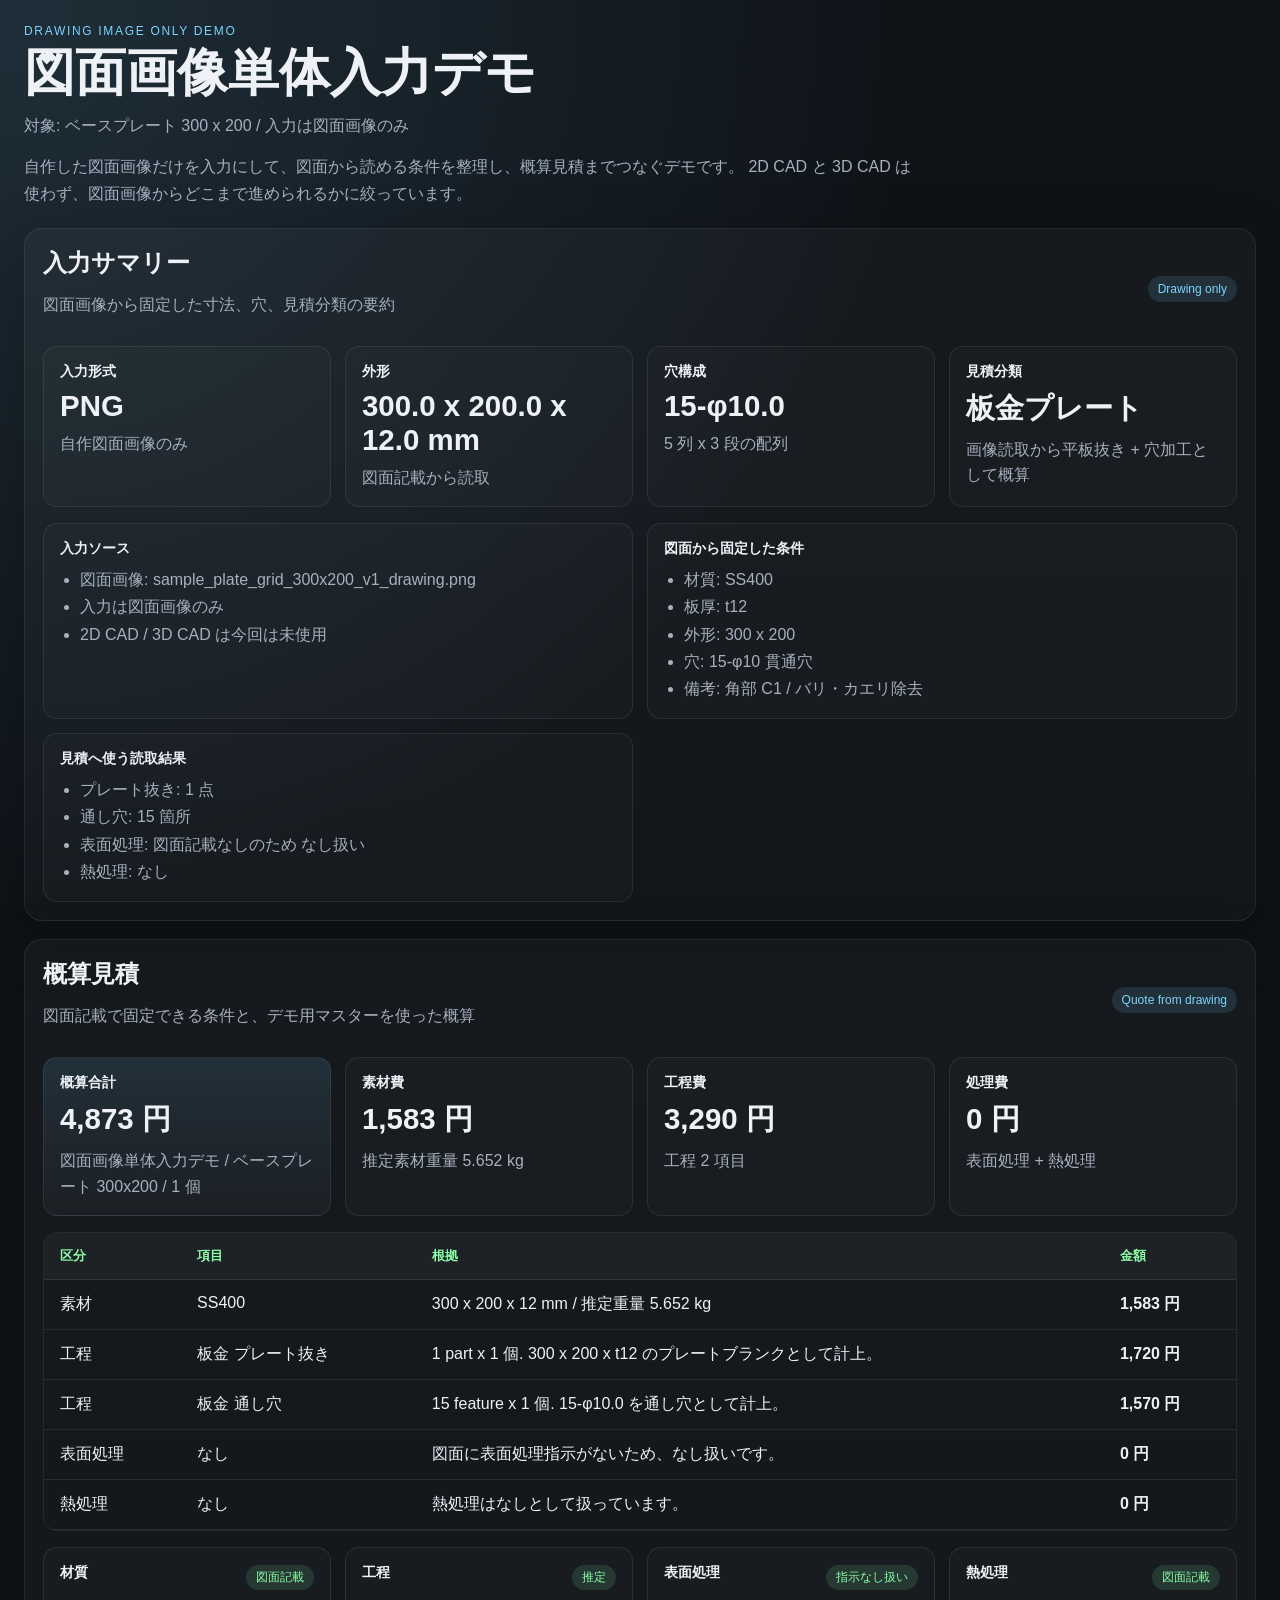
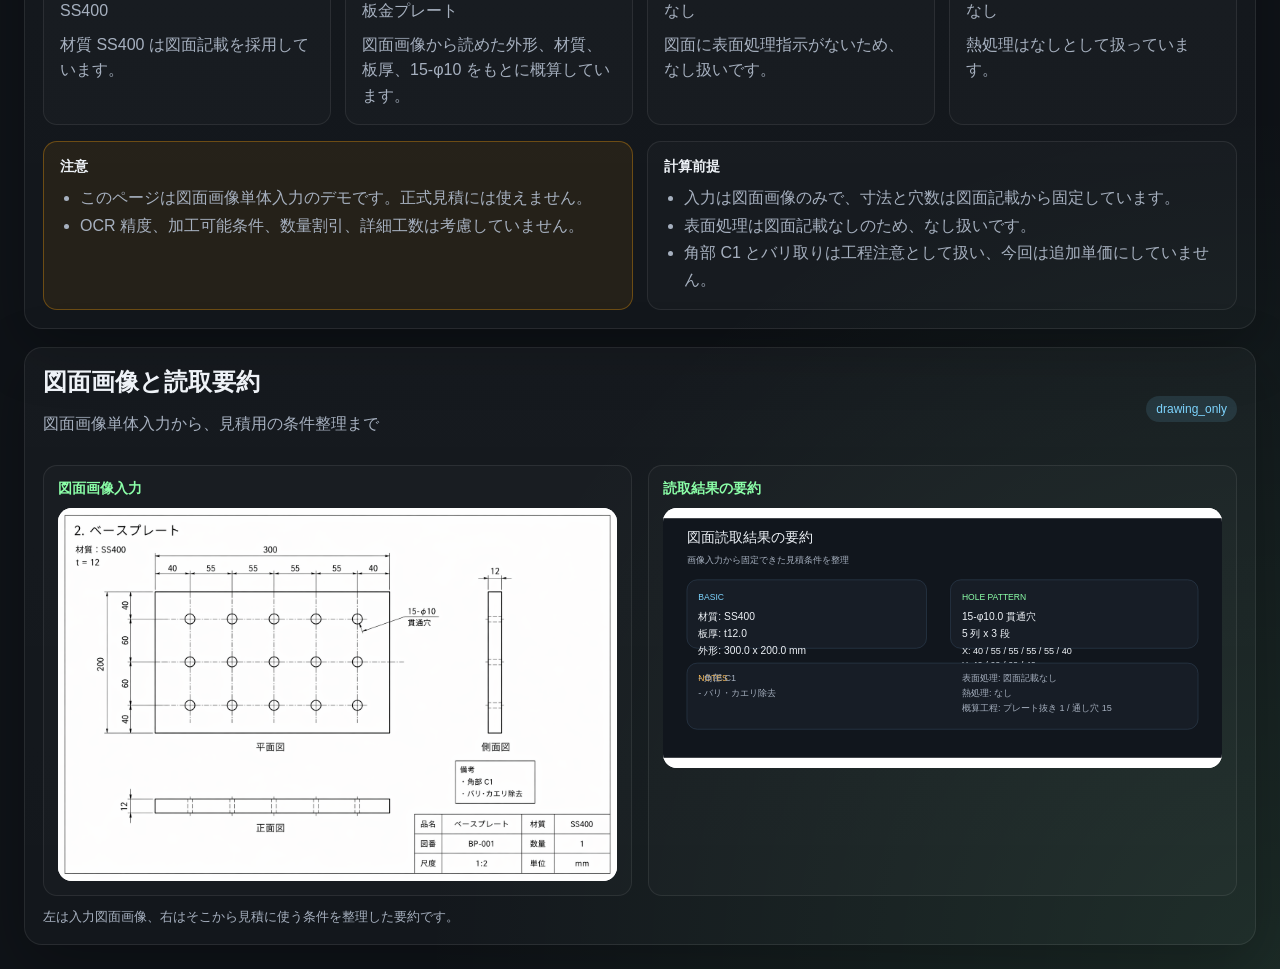
<file: src/viewer/demos/public_sample_plate_grid_300x200_v1_drawing_only.html>
<!doctype html>
<html lang="ja">
<head>
  <meta charset="utf-8" />
  <meta name="viewport" content="width=device-width, initial-scale=1" />
  <title>図面画像単体入力デモ - ベースプレート 300x200</title>
  <link rel="stylesheet" href="../shared/styles_2d.css" />
</head>
<body
  data-analysis="../assets/public_sample_plate_grid_300x200_v1_drawing_only/analysis.json"
  data-manifest="../assets/public_sample_plate_grid_300x200_v1_drawing_only/manifest.json"
  data-estimate="../assets/public_sample_plate_grid_300x200_v1_drawing_only/estimate_input.json"
  data-master-base="../assets/demo_master"
>
  <main class="page">
    <section class="hero">
      <p class="eyebrow">Drawing Image Only Demo</p>
      <h1>図面画像単体入力デモ</h1>
      <p class="subline">対象: ベースプレート 300 x 200 / 入力は図面画像のみ</p>
      <p class="lede">
        自作した図面画像だけを入力にして、図面から読める条件を整理し、概算見積までつなぐデモです。
        2D CAD と 3D CAD は使わず、図面画像からどこまで進められるかに絞っています。
      </p>
    </section>

    <section class="source-card">
      <div class="section-head">
        <div>
          <h2>入力サマリー</h2>
          <p class="subline">図面画像から固定した寸法、穴、見積分類の要約</p>
        </div>
        <span class="chip">Drawing only</span>
      </div>
      <div id="cad-summary" class="summary-grid"></div>
      <div id="cad-sections" class="assumption-grid estimate-section"></div>
    </section>

    <section class="source-card">
      <div class="section-head">
        <div>
          <h2>概算見積</h2>
          <p class="subline">図面記載で固定できる条件と、デモ用マスターを使った概算</p>
        </div>
        <span class="chip">Quote from drawing</span>
      </div>
      <div id="estimate-summary" class="summary-grid"></div>
      <div id="estimate-details" class="estimate-section"></div>
      <div id="estimate-assumptions" class="estimate-section"></div>
    </section>

    <section id="views" class="views"></section>
  </main>

  <script type="module" src="../shared/cad_analysis.js"></script>
  <script type="module" src="../shared/quote_2d.js"></script>
</body>
</html>
</file>
<file: src/viewer/shared/styles_2d.css>
:root {
  color-scheme: dark;
  --bg: #0f1318;
  --panel: #171c23;
  --text: #eef2f7;
  --muted: #a6b0bf;
  --accent: #7dd3fc;
  --accent-2: #8bffa8;
  --border: rgba(255, 255, 255, 0.08);
}

* {
  box-sizing: border-box;
}

body {
  margin: 0;
  padding: 24px;
  background:
    radial-gradient(circle at top left, rgba(125, 211, 252, 0.14), transparent 32%),
    radial-gradient(circle at bottom right, rgba(139, 255, 168, 0.10), transparent 30%),
    var(--bg);
  color: var(--text);
  font-family: "Segoe UI", "Hiragino Kaku Gothic ProN", "Yu Gothic", sans-serif;
}

a {
  color: var(--accent);
}

a:hover {
  color: #b7ecff;
}

.page {
  max-width: 1440px;
  margin: 0 auto;
}

.hero {
  margin-bottom: 20px;
}

.hero-head {
  display: flex;
  justify-content: space-between;
  align-items: flex-start;
  gap: 16px;
}

.hero-actions {
  display: flex;
  align-items: center;
  gap: 10px;
}

.action-link {
  display: inline-flex;
  align-items: center;
  border-radius: 999px;
  padding: 10px 14px;
  background: rgba(125, 211, 252, 0.12);
  border: 1px solid var(--border);
  color: var(--accent);
  text-decoration: none;
  white-space: nowrap;
}

.action-link:hover {
  color: #b7ecff;
  border-color: rgba(125, 211, 252, 0.28);
}

.eyebrow {
  margin: 0 0 8px;
  color: var(--accent);
  text-transform: uppercase;
  letter-spacing: 0.14em;
  font-size: 12px;
}

h1 {
  margin: 0;
  font-size: clamp(28px, 4vw, 52px);
  line-height: 1.06;
}

.lede {
  margin: 14px 0 0;
  max-width: 900px;
  color: var(--muted);
  line-height: 1.7;
}

.source-card,
.view-card {
  background: linear-gradient(180deg, rgba(255,255,255,0.03), rgba(255,255,255,0.02));
  border: 1px solid var(--border);
  border-radius: 18px;
  box-shadow: 0 18px 60px rgba(0, 0, 0, 0.25);
  overflow: hidden;
}

.source-card {
  margin-bottom: 18px;
  padding: 18px;
}

.section-head {
  display: flex;
  justify-content: space-between;
  align-items: center;
  gap: 12px;
  margin-bottom: 14px;
}

.section-head h2,
.view-card h2,
.panel h3 {
  margin: 0;
}

.subline,
.note {
  color: var(--muted);
}

.chip {
  display: inline-flex;
  align-items: center;
  border-radius: 999px;
  padding: 6px 10px;
  background: rgba(125, 211, 252, 0.12);
  color: var(--accent);
  font-size: 12px;
}

.source-card img,
.panel img,
.panel object {
  display: block;
  width: 100%;
  background: #fff;
  border-radius: 14px;
}

.views {
  display: grid;
  gap: 18px;
}

.view-card {
  padding: 18px;
}

.view-grid {
  display: grid;
  grid-template-columns: 1fr 1fr;
  gap: 16px;
}

.panel {
  background: rgba(255, 255, 255, 0.02);
  border: 1px solid var(--border);
  border-radius: 14px;
  padding: 14px;
  min-height: 320px;
}

.panel h3 {
  font-size: 14px;
  margin-bottom: 10px;
  color: var(--accent-2);
}

.panel img,
.panel object {
  min-height: 260px;
  object-fit: contain;
}

.note {
  margin: 12px 0 0;
  font-size: 13px;
}

.error {
  margin-top: 20px;
  padding: 16px;
  background: #2a1111;
  color: #ffb8b8;
  border-radius: 12px;
  white-space: pre-wrap;
}

@media (max-width: 1024px) {
  .view-grid {
    grid-template-columns: 1fr;
  }
}

.summary-grid {
  display: grid;
  grid-template-columns: repeat(4, minmax(0, 1fr));
  gap: 14px;
}

.workflow-grid,
.flow-lanes,
.flowchart {
  display: grid;
  gap: 16px;
}

.workflow-grid {
  grid-template-columns: repeat(3, minmax(0, 1fr));
}

.flow-lanes {
  grid-template-columns: repeat(3, minmax(0, 1fr));
}

.workflow-diagram {
  display: grid;
  gap: 18px;
  margin-bottom: 18px;
}

.diagram-top-row,
.diagram-bottom-row {
  display: grid;
  gap: 16px 12px;
  align-items: center;
}

.diagram-top-row {
  grid-template-columns: minmax(0, 1fr) 56px minmax(0, 1.15fr) 56px minmax(0, 1.15fr) 56px minmax(0, 1fr);
}

.diagram-bottom-row {
  grid-template-columns: minmax(0, 1fr) 56px minmax(0, 1.15fr) 56px minmax(0, 1.15fr) 56px minmax(0, 1fr);
  grid-template-rows: 34px auto;
}

.diagram-card {
  position: relative;
  min-height: 208px;
  padding: 22px;
  border: 1px solid var(--border);
  border-radius: 18px;
  background: linear-gradient(180deg, rgba(255,255,255,0.03), rgba(255,255,255,0.02));
  box-shadow: 0 18px 50px rgba(0, 0, 0, 0.2);
  overflow: hidden;
}

.diagram-card::after {
  content: "";
  position: absolute;
  inset: auto -12% -28% auto;
  width: 180px;
  height: 180px;
  border-radius: 50%;
  opacity: 0.8;
  pointer-events: none;
}

.diagram-card h3 {
  margin: 0 0 10px;
  font-size: 22px;
  line-height: 1.2;
}

.diagram-card p {
  margin: 0;
  color: var(--muted);
  line-height: 1.75;
}

.diagram-type {
  display: inline-flex;
  align-items: center;
  border-radius: 999px;
  padding: 6px 10px;
  margin-bottom: 14px;
  font-size: 11px;
  font-weight: 700;
  letter-spacing: 0.12em;
  text-transform: uppercase;
}

.diagram-input {
  border-color: rgba(125, 211, 252, 0.22);
}

.diagram-input::after {
  background: radial-gradient(circle, rgba(125, 211, 252, 0.16), transparent 68%);
}

.diagram-input .diagram-type {
  background: rgba(125, 211, 252, 0.12);
  color: var(--accent);
}

.diagram-ai {
  border-color: rgba(139, 255, 168, 0.24);
}

.diagram-ai::after {
  background: radial-gradient(circle, rgba(139, 255, 168, 0.14), transparent 68%);
}

.diagram-ai .diagram-type {
  background: rgba(139, 255, 168, 0.12);
  color: var(--accent-2);
}

.diagram-program {
  border-color: rgba(245, 158, 11, 0.28);
}

.diagram-program::after {
  background: radial-gradient(circle, rgba(245, 158, 11, 0.16), transparent 68%);
}

.diagram-program .diagram-type {
  background: rgba(245, 158, 11, 0.12);
  color: #ffd089;
}

.diagram-master {
  grid-column: 5 / 6;
  grid-row: 2 / 3;
  min-height: 168px;
  border-color: rgba(244, 114, 182, 0.24);
}

.diagram-master::after {
  background: radial-gradient(circle, rgba(244, 114, 182, 0.16), transparent 68%);
}

.diagram-master .diagram-type {
  background: rgba(244, 114, 182, 0.12);
  color: #ffb3d6;
}

.diagram-output {
  border-color: rgba(125, 211, 252, 0.22);
}

.diagram-output::after {
  background: radial-gradient(circle, rgba(125, 211, 252, 0.16), transparent 68%);
}

.diagram-output .diagram-type {
  background: rgba(125, 211, 252, 0.12);
  color: var(--accent);
}

.diagram-main-arrow,
.diagram-vertical-arrow {
  display: flex;
  align-items: center;
  justify-content: center;
  font-size: 34px;
  color: rgba(125, 211, 252, 0.9);
}

.diagram-vertical-arrow {
  grid-column: 5 / 6;
  grid-row: 1 / 2;
  color: rgba(244, 114, 182, 0.9);
}

.workflow-caption-row {
  display: grid;
  grid-template-columns: repeat(4, minmax(0, 1fr));
  gap: 14px;
}

.workflow-caption {
  padding: 14px 16px;
  border-radius: 14px;
  background: rgba(255, 255, 255, 0.02);
  border: 1px solid var(--border);
}

.workflow-caption p {
  margin: 10px 0 0;
  color: var(--muted);
  line-height: 1.65;
}

.caption-badge {
  display: inline-flex;
  align-items: center;
  border-radius: 999px;
  padding: 5px 10px;
  font-size: 11px;
  font-weight: 700;
  letter-spacing: 0.12em;
  text-transform: uppercase;
}

.caption-ai {
  background: rgba(139, 255, 168, 0.12);
  color: var(--accent-2);
}

.caption-program {
  background: rgba(245, 158, 11, 0.12);
  color: #ffd089;
}

.caption-master {
  background: rgba(244, 114, 182, 0.12);
  color: #ffb3d6;
}

.caption-output {
  background: rgba(125, 211, 252, 0.12);
  color: var(--accent);
}

.flowchart {
  grid-template-columns: 1fr 40px 1fr 40px 1fr;
  align-items: stretch;
  margin-bottom: 16px;
}

.summary-card,
.info-card,
.state-card,
.workflow-step,
.flow-card,
.flow-node {
  background: rgba(255, 255, 255, 0.02);
  border: 1px solid var(--border);
  border-radius: 14px;
  padding: 16px;
}

.summary-link {
  color: inherit;
  text-decoration: none;
}

.summary-link:hover .summary-card {
  border-color: rgba(125, 211, 252, 0.28);
  transform: translateY(-2px);
}

.summary-card.emphasis {
  background: linear-gradient(180deg, rgba(125, 211, 252, 0.12), rgba(255, 255, 255, 0.03));
}

.summary-card {
  transition: transform 160ms ease, border-color 160ms ease;
}

.summary-card h3,
.info-card h3,
.state-card h3,
.workflow-step h3,
.flow-card h3,
.flow-node h3 {
  font-size: 14px;
  margin: 0 0 8px;
}

.workflow-step {
  position: relative;
  overflow: hidden;
  min-height: 220px;
}

.workflow-step::after {
  content: "";
  position: absolute;
  inset: auto -20% -40% auto;
  width: 180px;
  height: 180px;
  background: radial-gradient(circle, rgba(125, 211, 252, 0.12), transparent 68%);
  pointer-events: none;
}

.workflow-index {
  display: inline-flex;
  align-items: center;
  justify-content: center;
  width: 42px;
  height: 42px;
  border-radius: 12px;
  margin-bottom: 14px;
  background: rgba(125, 211, 252, 0.14);
  border: 1px solid rgba(125, 211, 252, 0.22);
  color: var(--accent);
  font-size: 12px;
  font-weight: 700;
  letter-spacing: 0.08em;
}

.workflow-step p,
.flow-card p,
.flow-node p {
  margin: 0;
  color: var(--muted);
  line-height: 1.7;
}

.workflow-step ul,
.flow-card ul,
.flow-node ul {
  margin: 12px 0 0;
  padding-left: 20px;
  color: var(--muted);
  line-height: 1.7;
}

.flow-card {
  min-height: 190px;
}

.flow-kicker {
  margin-bottom: 10px;
  color: var(--accent-2);
  font-size: 12px;
  text-transform: uppercase;
  letter-spacing: 0.12em;
}

.flow-node {
  position: relative;
  min-height: 210px;
}

.flow-node-type {
  margin-bottom: 10px;
  color: var(--accent);
  font-size: 12px;
  text-transform: uppercase;
  letter-spacing: 0.14em;
}

.flow-node-input {
  border-color: rgba(125, 211, 252, 0.28);
}

.flow-node-ai {
  border-color: rgba(139, 255, 168, 0.24);
}

.flow-node-app {
  border-color: rgba(245, 158, 11, 0.26);
}

.flow-node-master {
  border-color: rgba(244, 114, 182, 0.26);
}

.flow-node-output {
  border-color: rgba(125, 211, 252, 0.28);
}

.flow-arrow {
  display: flex;
  align-items: center;
  justify-content: center;
  color: var(--accent);
  font-size: 28px;
  opacity: 0.8;
}

.flow-arrow-down,
.flow-arrow-up {
  grid-column: 5 / 6;
  min-height: 26px;
}

.summary-value {
  margin: 0;
  font-size: clamp(22px, 2.3vw, 34px);
  font-weight: 700;
}

.summary-note,
.state-note,
.state-value {
  margin: 8px 0 0;
  color: var(--muted);
  line-height: 1.6;
}

.estimate-section {
  margin-top: 16px;
}

.estimate-table-wrap {
  overflow-x: auto;
  border: 1px solid var(--border);
  border-radius: 14px;
}

.estimate-table {
  width: 100%;
  border-collapse: collapse;
  min-width: 860px;
}

.estimate-table th,
.estimate-table td {
  padding: 14px 16px;
  border-bottom: 1px solid var(--border);
  text-align: left;
  vertical-align: top;
}

.estimate-table th {
  background: rgba(255, 255, 255, 0.04);
  font-size: 13px;
  color: var(--accent-2);
}

.price-cell {
  white-space: nowrap;
  text-align: right;
  font-weight: 700;
}

.state-grid,
.assumption-grid {
  display: grid;
  gap: 14px;
}

.state-grid {
  grid-template-columns: repeat(4, minmax(0, 1fr));
}

.assumption-grid {
  margin-top: 16px;
  grid-template-columns: repeat(2, minmax(0, 1fr));
}

.state-row {
  display: flex;
  justify-content: space-between;
  align-items: center;
  gap: 12px;
}

.state-badge {
  display: inline-flex;
  align-items: center;
  border-radius: 999px;
  padding: 4px 10px;
  background: rgba(139, 255, 168, 0.12);
  color: var(--accent-2);
  font-size: 12px;
}

.info-card.warn {
  border-color: rgba(245, 158, 11, 0.34);
  background: rgba(245, 158, 11, 0.08);
}

.info-card ul {
  margin: 0;
  padding-left: 20px;
  color: var(--muted);
  line-height: 1.7;
}

@media (max-width: 1200px) {
  .summary-grid,
  .state-grid,
  .workflow-grid,
  .flow-lanes,
  .workflow-caption-row {
    grid-template-columns: repeat(2, minmax(0, 1fr));
  }

  .flowchart {
    grid-template-columns: 1fr;
  }

  .workflow-diagram {
    grid-template-columns: 1fr;
  }

  .diagram-top-row,
  .diagram-bottom-row {
    grid-template-columns: 1fr;
    grid-template-rows: auto;
  }

  .diagram-master,
  .diagram-vertical-arrow {
    grid-column: auto;
    grid-row: auto;
  }

  .diagram-main-arrow,
  .diagram-vertical-arrow {
    min-height: 28px;
    transform: rotate(90deg);
  }

  .flow-arrow-right,
  .flow-arrow-down,
  .flow-arrow-up {
    grid-column: auto;
    min-height: 28px;
    transform: rotate(90deg);
  }
}

@media (max-width: 768px) {
  .hero-head {
    flex-direction: column;
    align-items: stretch;
  }

  .summary-grid,
  .state-grid,
  .assumption-grid,
  .workflow-grid,
  .flow-lanes,
  .flowchart,
  .workflow-caption-row {
    grid-template-columns: 1fr;
  }
}
</file>
